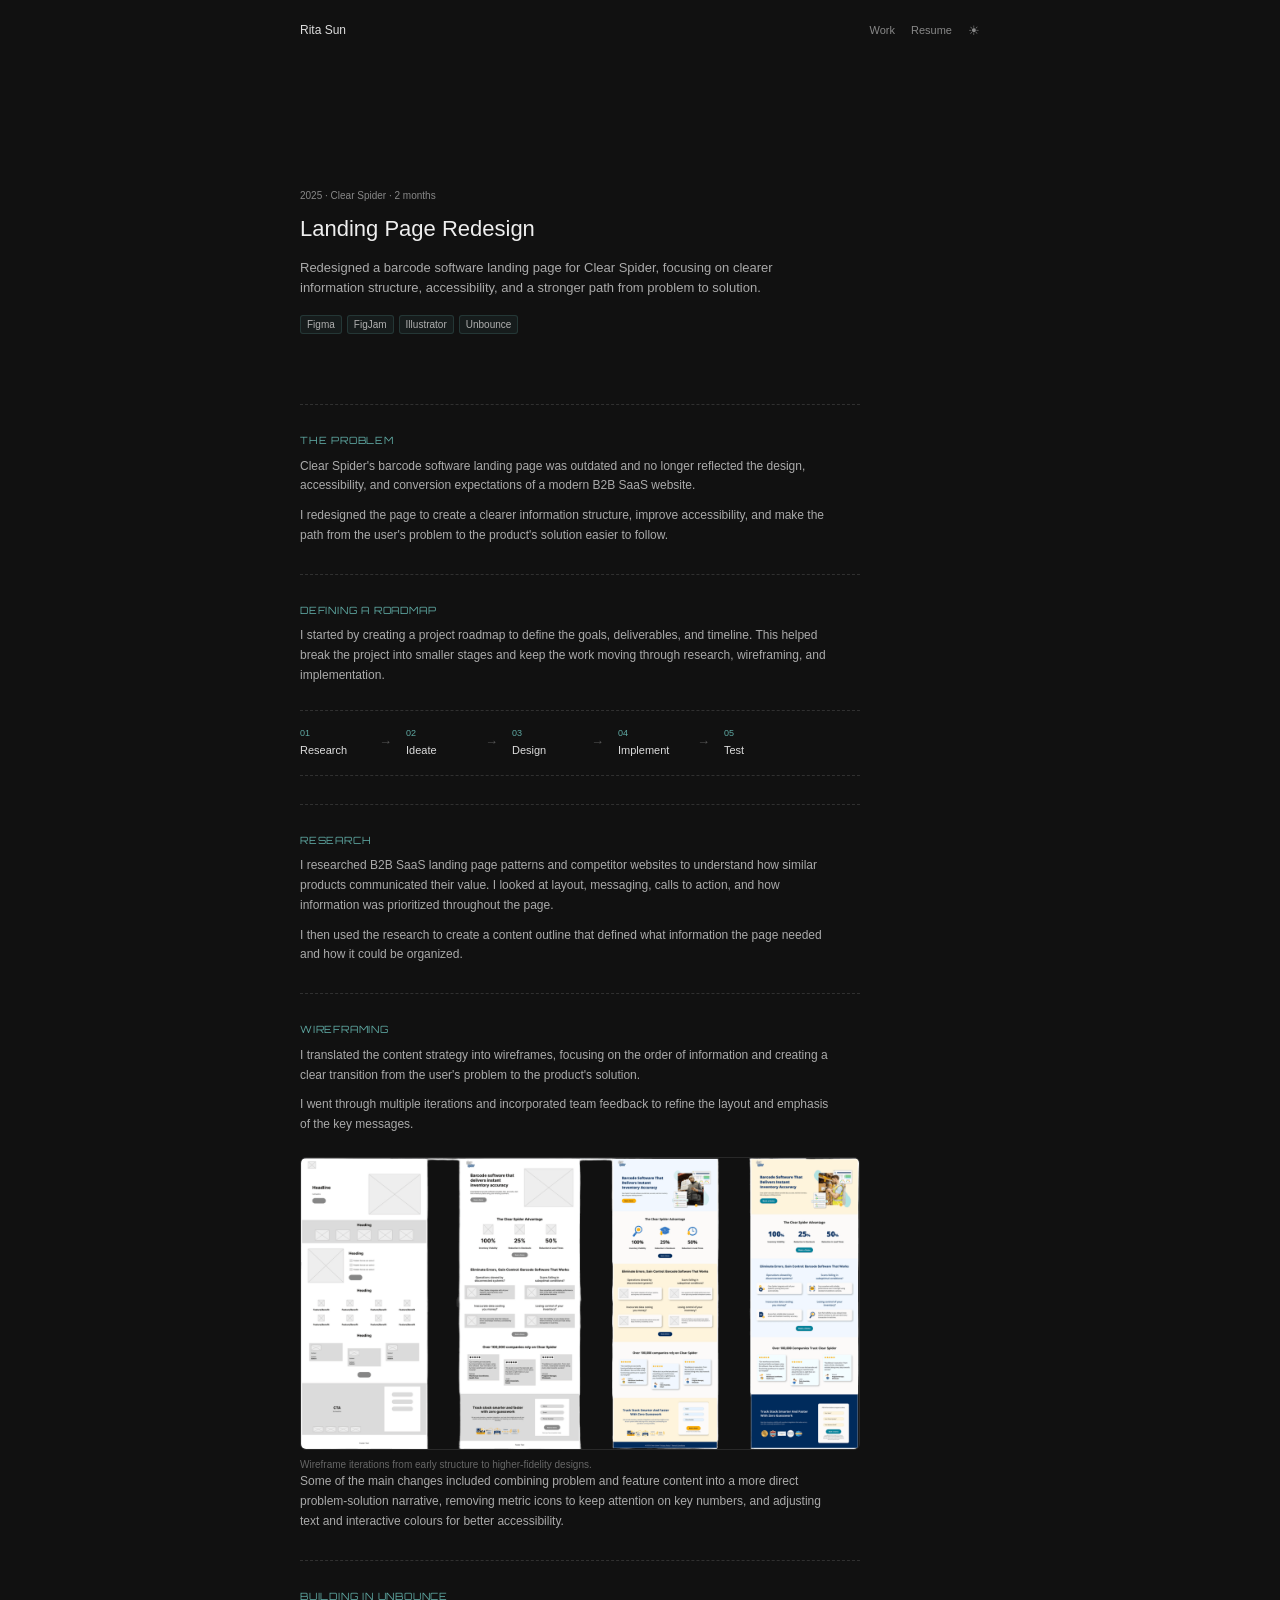
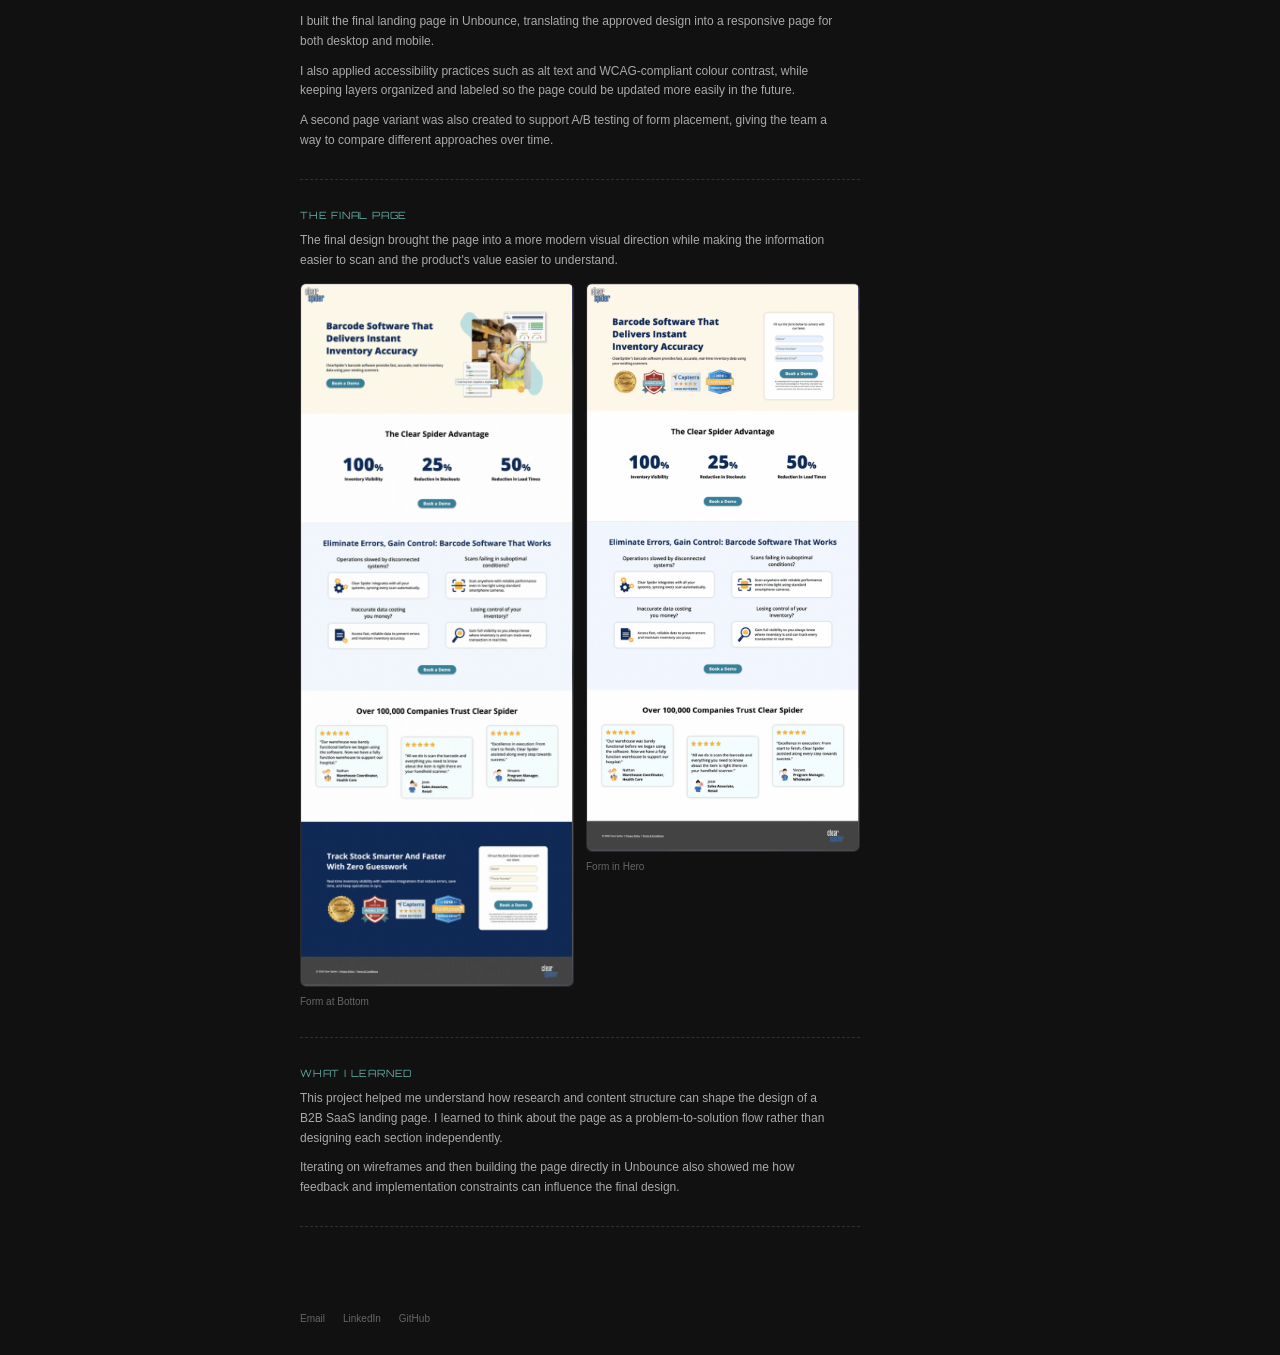
<file: landing-page-redesign.html>
<!DOCTYPE html>
<html lang="en">
<head>
    <meta charset="UTF-8">
    <meta name="viewport" content="width=device-width, initial-scale=1.0">

    <title>Landing Page Redesign · Rita Sun</title>
    <link rel="stylesheet" href="style.css">
    <link rel="icon" type="image/png" href="images/logo.png">
</head>

<body>

    <header class="site-header">

        <a href="index.html" class="logo">
            Rita Sun
        </a>

        <nav>
            <a href="index.html#work">Work</a>
            <a href="resume.html">Resume</a>

            <button class="theme-toggle" id="theme-toggle" type="button" aria-label="Switch theme">
                ☀
            </button>
        </nav>

    </header>


    <main class="project-page">

        <!-- INTRO -->

        <section class="project-intro">

            <p class="project-meta">
                2025 · Clear Spider · 2 months
            </p>

            <h1>Landing Page Redesign</h1>

            <p class="project-summary">
                Redesigned a barcode software landing page for Clear Spider,
                focusing on clearer information structure, accessibility,
                and a stronger path from problem to solution.
            </p>

            <div class="tools">
                <span>Figma</span>
                <span>FigJam</span>
                <span>Illustrator</span>
                <span>Unbounce</span>
            </div>

        </section>


        <section class="project-content">


            <!-- THE PROBLEM -->

            <div class="project-section">

                <div class="section-label">
                    <span>The Problem</span>
                </div>

                <p>
                    Clear Spider's barcode software landing page was outdated
                    and no longer reflected the design, accessibility, and
                    conversion expectations of a modern B2B SaaS website.
                </p>

                <p>
                    I redesigned the page to create a clearer information
                    structure, improve accessibility, and make the path from
                    the user's problem to the product's solution easier to
                    follow.
                </p>

            </div>


            <!-- ROADMAP -->

            <div class="project-section">

                <div class="section-label">
                    <span>Defining a Roadmap</span>
                </div>

                <p>
                    I started by creating a project roadmap to define the
                    goals, deliverables, and timeline. This helped break the
                    project into smaller stages and keep the work moving
                    through research, wireframing, and implementation.
                </p>

                <div class="process-roadmap">

                    <div class="process-step">
                        <span class="process-number">01</span>
                        <span class="process-name">Research</span>
                    </div>

                    <span class="process-arrow">→</span>

                    <div class="process-step">
                        <span class="process-number">02</span>
                        <span class="process-name">Ideate</span>
                    </div>

                    <span class="process-arrow">→</span>

                    <div class="process-step">
                        <span class="process-number">03</span>
                        <span class="process-name">Design</span>
                    </div>

                    <span class="process-arrow">→</span>

                    <div class="process-step">
                        <span class="process-number">04</span>
                        <span class="process-name">Implement</span>
                    </div>

                    <span class="process-arrow">→</span>

                    <div class="process-step">
                        <span class="process-number">05</span>
                        <span class="process-name">Test</span>
                    </div>

                </div>

            </div>


            <!-- RESEARCH -->

            <div class="project-section">

                <div class="section-label">
                    <span>Research</span>
                </div>

                <p>
                    I researched B2B SaaS landing page patterns and competitor
                    websites to understand how similar products communicated
                    their value. I looked at layout, messaging, calls to
                    action, and how information was prioritized throughout
                    the page.
                </p>

                <p>
                    I then used the research to create a content outline that
                    defined what information the page needed and how it could
                    be organized.
                </p>

            </div>


            <!-- WIREFRAMING -->

            <div class="project-section">

                <div class="section-label">
                    <span>Wireframing</span>
                </div>

                <p>
                    I translated the content strategy into wireframes,
                    focusing on the order of information and creating a clear
                    transition from the user's problem to the product's
                    solution.
                </p>

                <p>
                    I went through multiple iterations and incorporated team
                    feedback to refine the layout and emphasis of the key
                    messages.
                </p>

                <figure class="project-image">
                    <img
                        src="images/clear-spider/clear-spider-wireframes.png"
                        alt="Progression of Clear Spider barcode landing page wireframes"
                    >
                    <figcaption>
                        Wireframe iterations from early structure to higher-fidelity designs.
                    </figcaption>
                </figure>

                <p>
                    Some of the main changes included combining problem and
                    feature content into a more direct problem-solution
                    narrative, removing metric icons to keep attention on key
                    numbers, and adjusting text and interactive colours for
                    better accessibility.
                </p>

            </div>


            <!-- UNBOUNCE -->

            <div class="project-section">

                <div class="section-label">
                    <span>Building in Unbounce</span>
                </div>

                <p>
                    I built the final landing page in Unbounce, translating
                    the approved design into a responsive page for both
                    desktop and mobile.
                </p>

                <p>
                    I also applied accessibility practices such as alt text
                    and WCAG-compliant colour contrast, while keeping layers
                    organized and labeled so the page could be updated more
                    easily in the future.
                </p>

                <p>
                    A second page variant was also created to support A/B
                    testing of form placement, giving the team a way to
                    compare different approaches over time.
                </p>

            </div>


            <!-- FINAL DESIGN -->

            <div class="project-section">

                <div class="section-label">
                    <span>The Final Page</span>
                </div>

                <p>
                    The final design brought the page into a more modern visual
                    direction while making the information easier to scan and
                    the product's value easier to understand.
                </p>

                <div class="project-image-grid">

                    <figure class="project-image">
                        <img
                            src="images/clear-spider/clear-spider-final-form-bottom.png"
                            alt="Clear Spider landing page with the form positioned at the bottom"
                        >
                        <figcaption>
                            Form at Bottom
                        </figcaption>
                    </figure>

                    <figure class="project-image">
                        <img
                            src="images/clear-spider/clear-spider-final-form-hero.png"
                            alt="Clear Spider landing page with the form positioned in the hero"
                        >
                        <figcaption>
                            Form in Hero
                        </figcaption>
                    </figure>

                </div>

            </div>


            <!-- WHAT I LEARNED -->

            <div class="project-section">

                <div class="section-label">
                    <span>What I Learned</span>
                </div>

                <p>
                    This project helped me understand how research and content
                    structure can shape the design of a B2B SaaS landing page.
                    I learned to think about the page as a problem-to-solution
                    flow rather than designing each section independently.
                </p>

                <p>
                    Iterating on wireframes and then building the page directly
                    in Unbounce also showed me how feedback and implementation
                    constraints can influence the final design.
                </p>

            </div>

        </section>

    </main>


    <footer>

        <a href="mailto:r89sun@uwaterloo.ca">
            Email
        </a>

        <a
            href="https://www.linkedin.com/in/rita-sun/"
            target="_blank"
            rel="noopener noreferrer"
        >
            LinkedIn
        </a>

        <a
            href="https://github.com/rita-sun"
            target="_blank"
            rel="noopener noreferrer"
        >
            GitHub
        </a>

    </footer>
<script src="script.js"></script>
</body>
</html>
</file>
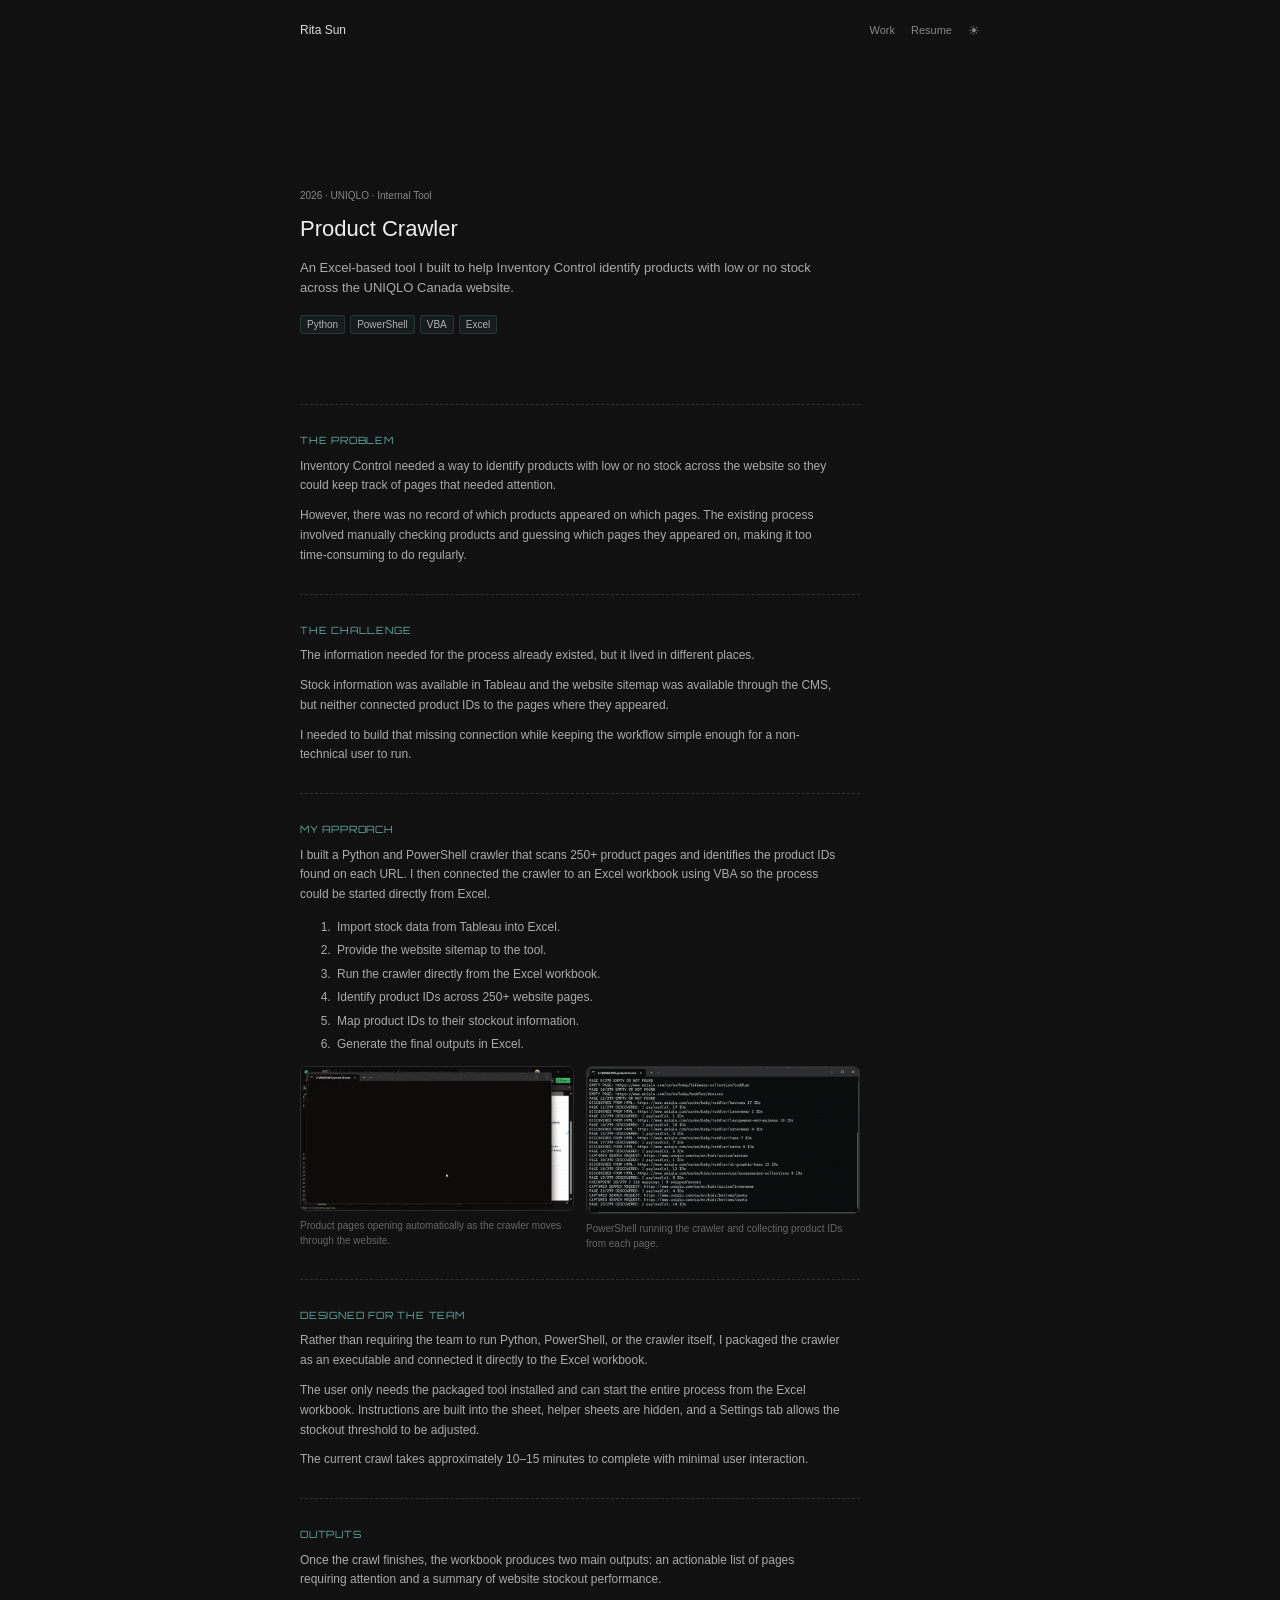
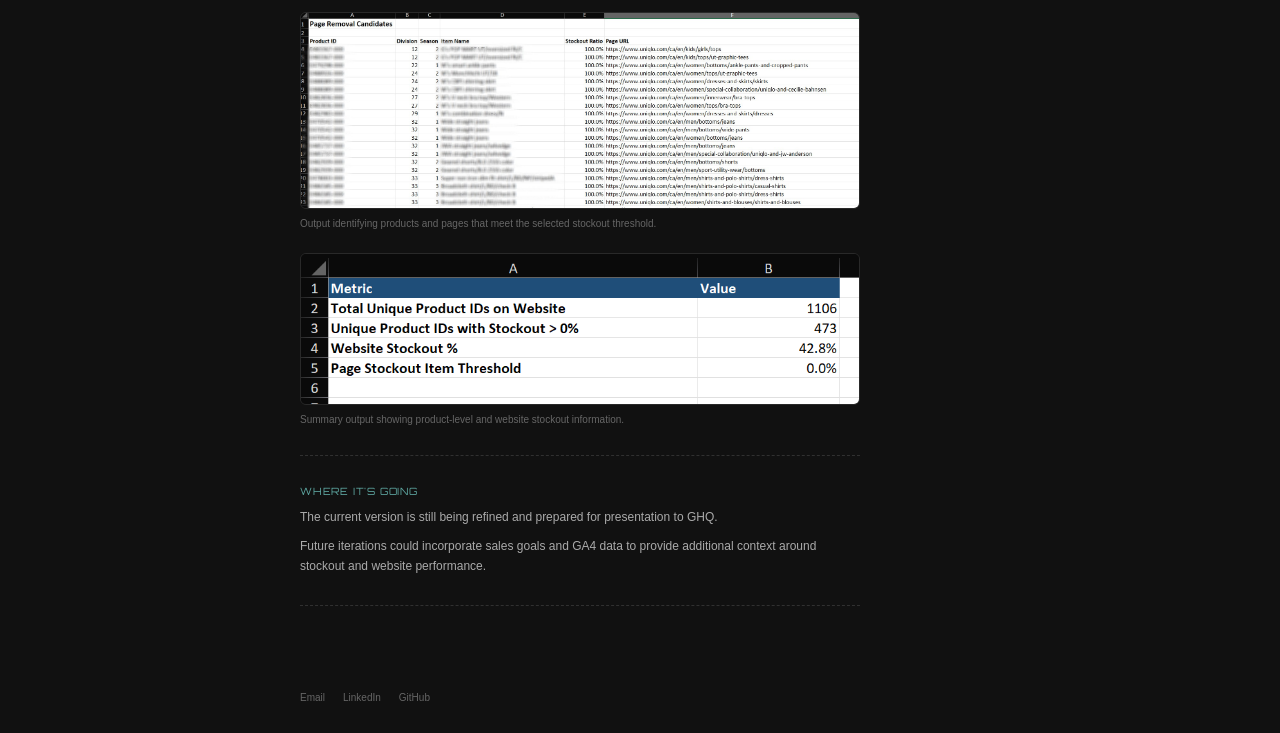
<file: product-crawler.html>
<!DOCTYPE html>
<html lang="en">
<head>
    <meta charset="UTF-8">
    <meta name="viewport" content="width=device-width, initial-scale=1.0">

    <title>Product Crawler · Rita Sun</title>
    <link rel="stylesheet" href="style.css">
    <link rel="icon" type="image/png" href="images/logo.png">
</head>

<body>

    <header class="site-header">

        <a href="index.html" class="logo">
            Rita Sun
        </a>

        <nav>
            <a href="index.html#work">Work</a>
            <a href="resume.html">Resume</a>

            <button class="theme-toggle" id="theme-toggle" type="button" aria-label="Switch theme">
                ☀
            </button>
        </nav>

    </header>


    <main class="project-page">

        <!-- INTRO -->

        <section class="project-intro">

            <p class="project-meta">
                2026 · UNIQLO · Internal Tool
            </p>

            <h1>Product Crawler</h1>

            <p class="project-summary">
                An Excel-based tool I built to help Inventory Control
                identify products with low or no stock across the
                UNIQLO Canada website.
            </p>

            <div class="tools">
                <span>Python</span>
                <span>PowerShell</span>
                <span>VBA</span>
                <span>Excel</span>
            </div>

        </section>


        <section class="project-content">


            <!-- PROBLEM -->

            <div class="project-section">

                <div class="section-label">
                    <span>The Problem</span>
                </div>

                <p>
                    Inventory Control needed a way to identify products
                    with low or no stock across the website so they could
                    keep track of pages that needed attention.
                </p>

                <p>
                    However, there was no record of which products
                    appeared on which pages. The existing process involved
                    manually checking products and guessing which pages
                    they appeared on, making it too time-consuming to do
                    regularly.
                </p>

            </div>


            <!-- CHALLENGE -->

            <div class="project-section">

                <div class="section-label">
                    <span>The Challenge</span>
                </div>

                <p>
                    The information needed for the process already existed,
                    but it lived in different places.
                </p>

                <p>
                    Stock information was available in Tableau and the
                    website sitemap was available through the CMS, but
                    neither connected product IDs to the pages where they
                    appeared.
                </p>

                <p>
                    I needed to build that missing connection while
                    keeping the workflow simple enough for a non-technical
                    user to run.
                </p>

            </div>


            <!-- APPROACH -->

            <div class="project-section">

                <div class="section-label">
                    <span>My Approach</span>
                </div>

                <p>
                    I built a Python and PowerShell crawler that scans
                    250+ product pages and identifies the product IDs
                    found on each URL. I then connected the crawler to
                    an Excel workbook using VBA so the process could be
                    started directly from Excel.
                </p>

                <ol class="project-list">
                    <li>Import stock data from Tableau into Excel.</li>
                    <li>Provide the website sitemap to the tool.</li>
                    <li>Run the crawler directly from the Excel workbook.</li>
                    <li>Identify product IDs across 250+ website pages.</li>
                    <li>Map product IDs to their stockout information.</li>
                    <li>Generate the final outputs in Excel.</li>
                </ol>

                <div class="project-image-grid">

                    <figure class="project-image">
                        <img
                            src="images/uniqlo/crawler-01.gif"
                            alt="UNIQLO product pages opening automatically during the crawl"
                        >
                        <figcaption>
                            Product pages opening automatically as the crawler moves through the website.
                        </figcaption>
                    </figure>

                    <figure class="project-image">
                        <img
                            src="images/uniqlo/crawler-02.gif"
                            alt="PowerShell running the website crawler"
                        >
                        <figcaption>
                            PowerShell running the crawler and collecting product IDs from each page.
                        </figcaption>
                    </figure>

                </div>

            </div>


            <!-- USABILITY -->

            <div class="project-section">

                <div class="section-label">
                    <span>Designed for the Team</span>
                </div>

                <p>
                    Rather than requiring the team to run Python,
                    PowerShell, or the crawler itself, I packaged the
                    crawler as an executable and connected it directly
                    to the Excel workbook.
                </p>

                <p>
                    The user only needs the packaged tool installed and
                    can start the entire process from the Excel workbook.
                    Instructions are built into the sheet, helper sheets
                    are hidden, and a Settings tab allows the stockout
                    threshold to be adjusted.
                </p>

                <p>
                    The current crawl takes approximately 10–15 minutes
                    to complete with minimal user interaction.
                </p>

            </div>


            <!-- OUTPUTS -->

            <div class="project-section">

                <div class="section-label">
                    <span>Outputs</span>
                </div>

                <p>
                    Once the crawl finishes, the workbook produces two
                    main outputs: an actionable list of pages requiring
                    attention and a summary of website stockout
                    performance.
                </p>

                <figure class="project-image">
                    <img
                        src="images/uniqlo/products-to-remove.jpg"
                        alt="Excel output showing products and pages requiring attention"
                    >
                    <figcaption>
                        Output identifying products and pages that meet
                        the selected stockout threshold.
                    </figcaption>
                </figure>

                <figure class="project-image">
                    <img
                        src="images/uniqlo/summary-output.png"
                        alt="Excel summary of website stockout performance"
                    >
                    <figcaption>
                        Summary output showing product-level and website
                        stockout information.
                    </figcaption>
                </figure>

            </div>


            <!-- STATUS -->

            <div class="project-section">

                <div class="section-label">
                    <span>Where It's Going</span>
                </div>

                <p>
                    The current version is still being refined and
                    prepared for presentation to GHQ.
                </p>

                <p>
                    Future iterations could incorporate sales goals and
                    GA4 data to provide additional context around
                    stockout and website performance.
                </p>

            </div>


        </section>

    </main>


    <footer>

        <a href="mailto:r89sun@uwaterloo.ca">
            Email
        </a>

        <a
            href="https://www.linkedin.com/in/rita-sun/"
            target="_blank"
            rel="noopener noreferrer"
        >
            LinkedIn
        </a>

        <a
            href="https://github.com/rita-sun/"
            target="_blank"
            rel="noopener noreferrer"
        >
            GitHub
        </a>

    </footer>
<script src="script.js"></script>
</body>
</html>
</file>
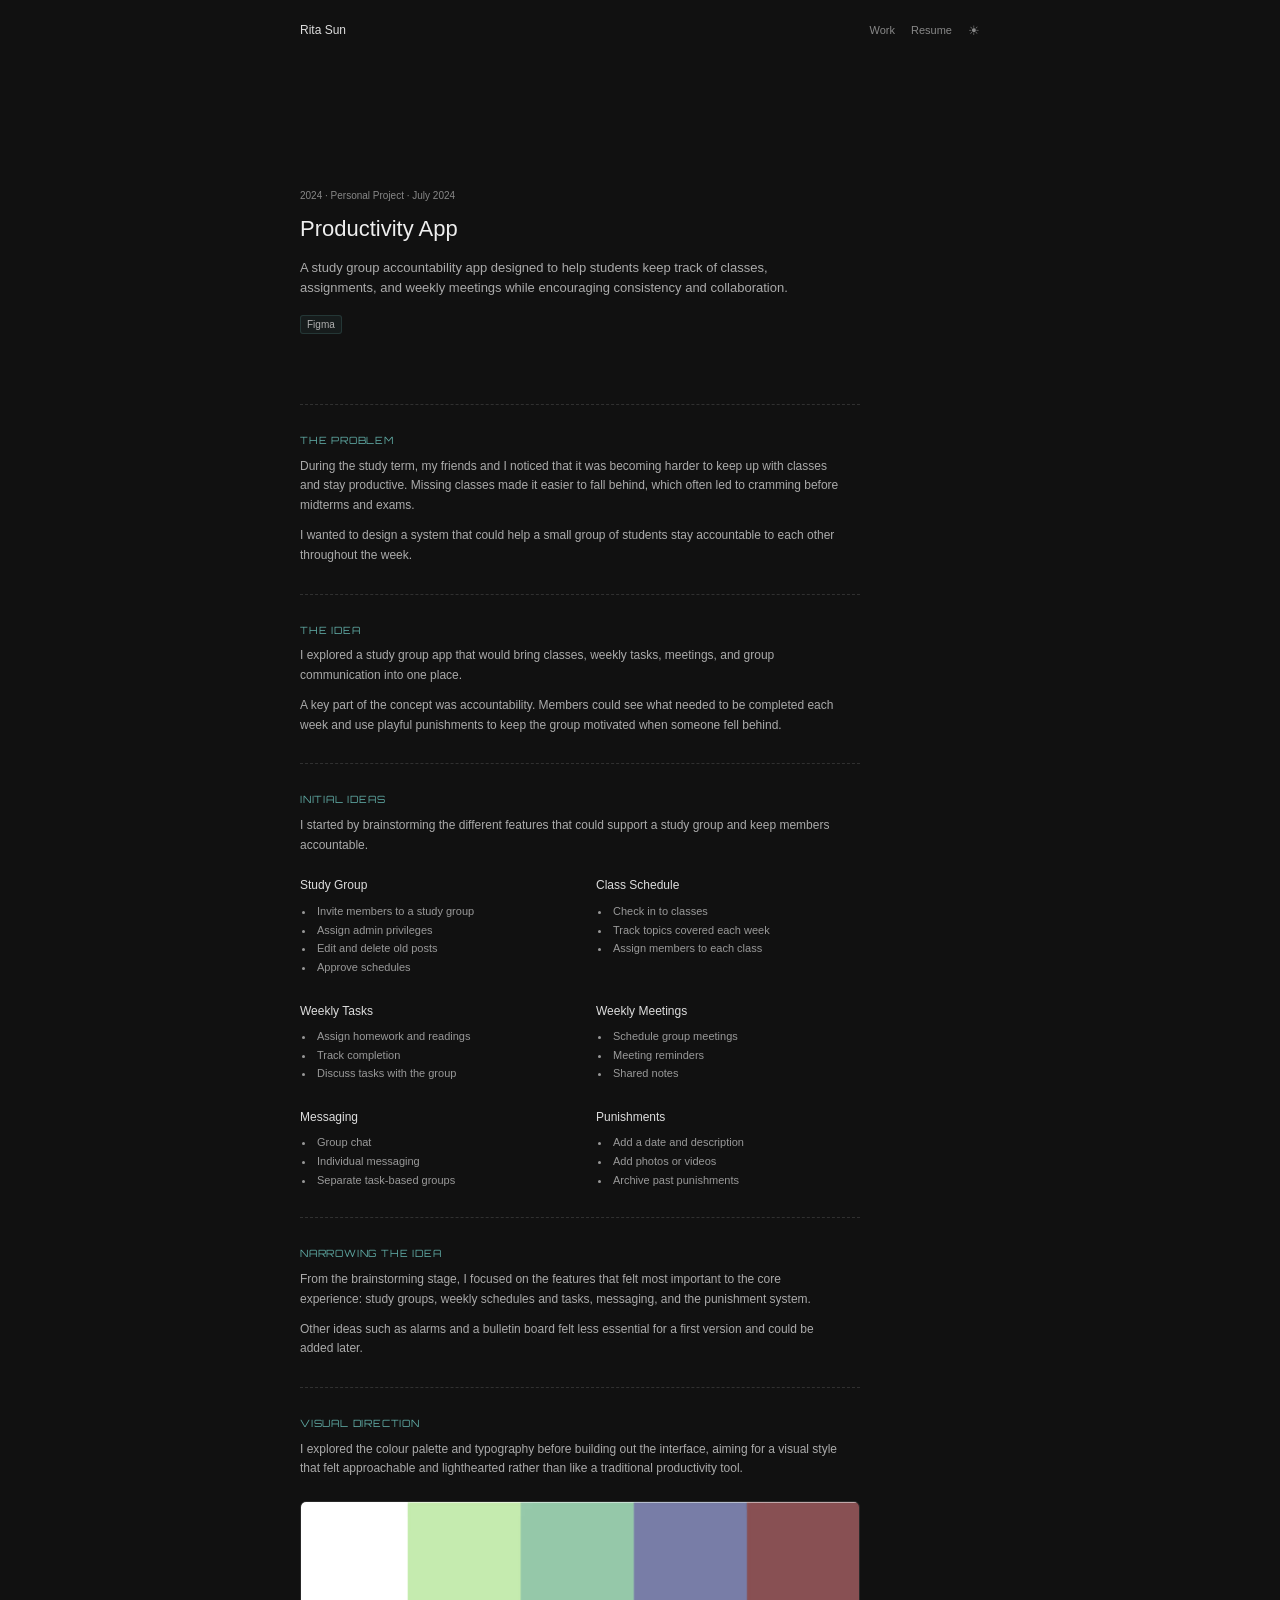
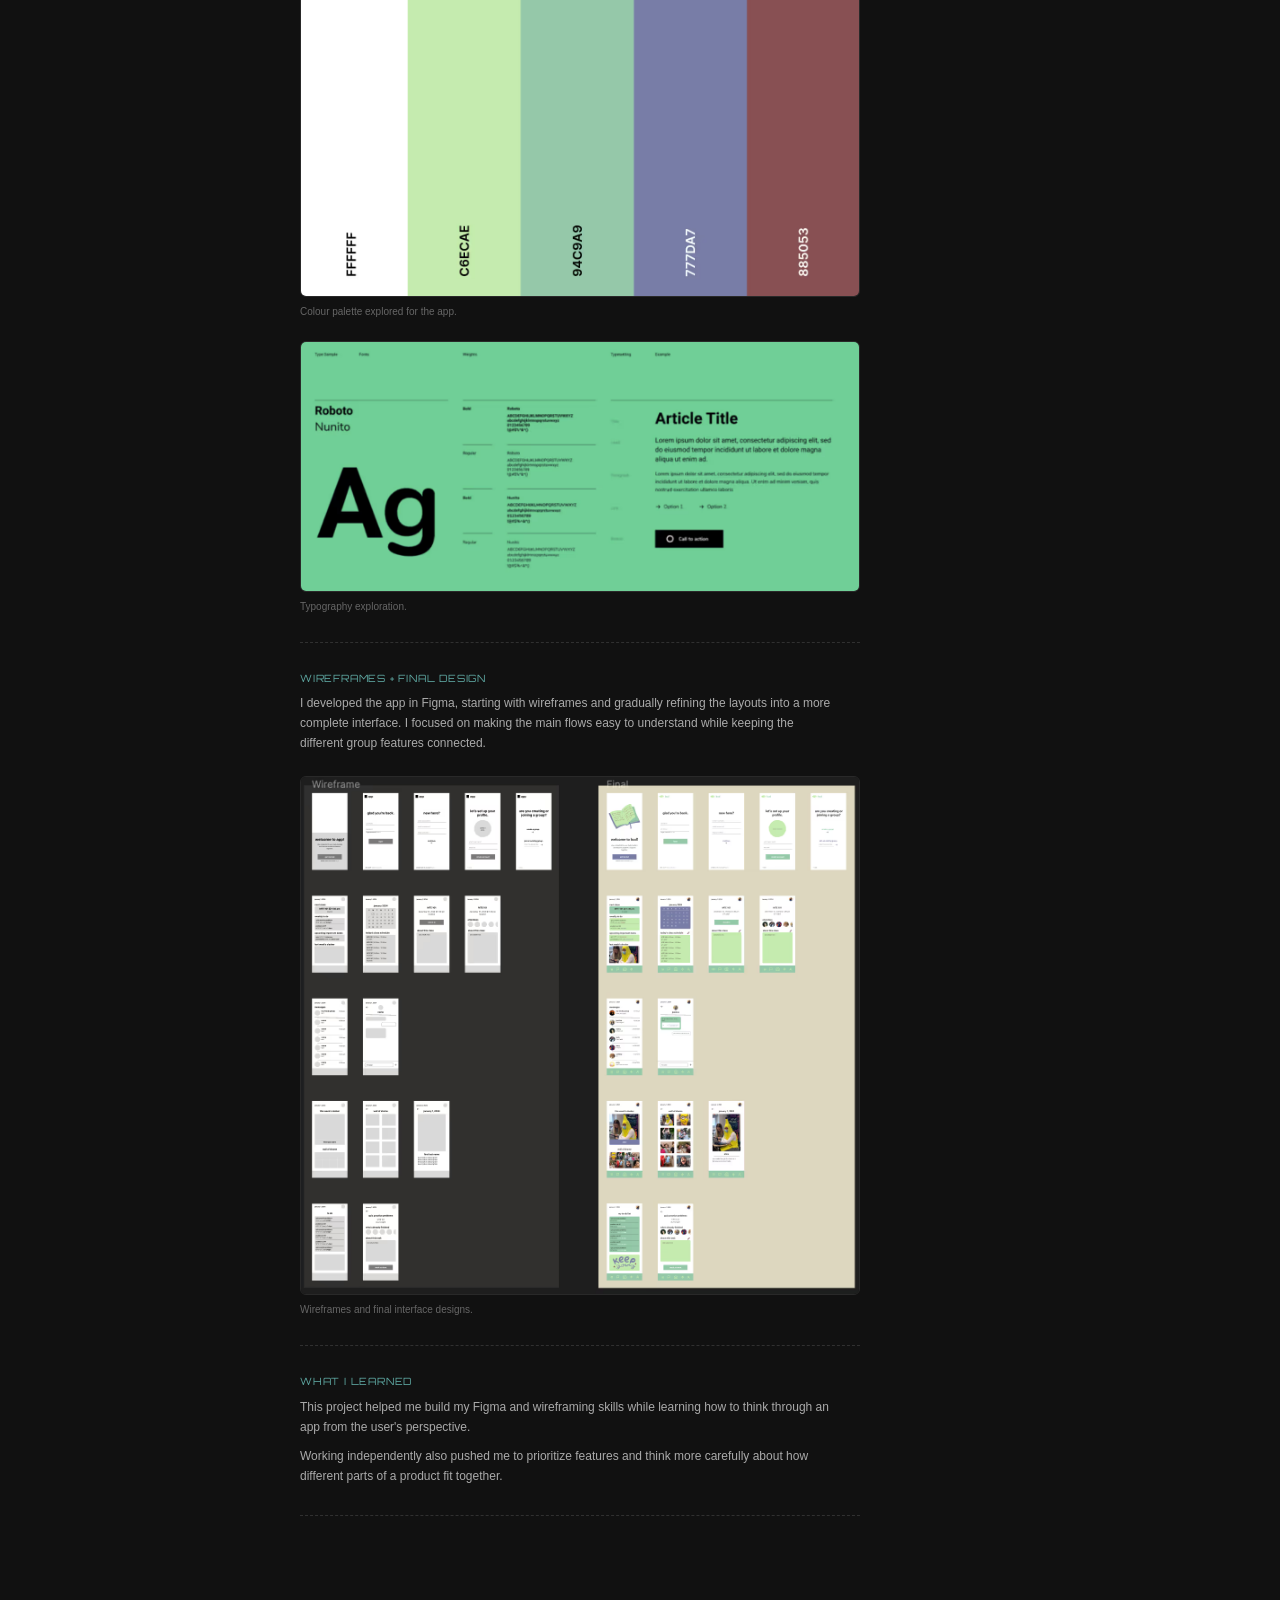
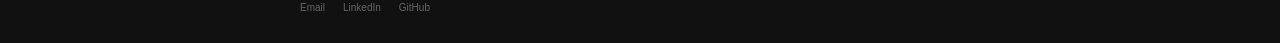
<file: productivity-app.html>
<!DOCTYPE html>
<html lang="en">
<head>
    <meta charset="UTF-8">
    <meta name="viewport" content="width=device-width, initial-scale=1.0">

    <title>Productivity App · Rita Sun</title>
    <link rel="stylesheet" href="style.css">
    <link rel="icon" type="image/png" href="images/logo.png">
</head>

<body>

    <header class="site-header">

        <a href="index.html" class="logo">
            Rita Sun
        </a>

        <nav>
            <a href="index.html#work">Work</a>
            <a href="resume.html">Resume</a>

            <button class="theme-toggle" id="theme-toggle" type="button" aria-label="Switch theme">
                ☀
            </button>
        </nav>

    </header>


    <main class="project-page">

        <!-- INTRO -->

        <section class="project-intro">

            <p class="project-meta">
                2024 · Personal Project · July 2024
            </p>

            <h1>Productivity App</h1>

            <p class="project-summary">
                A study group accountability app designed to help students
                keep track of classes, assignments, and weekly meetings while
                encouraging consistency and collaboration.
            </p>

            <div class="tools">
                <span>Figma</span>
            </div>

        </section>


        <section class="project-content">


            <!-- THE PROBLEM -->

            <div class="project-section">

                <div class="section-label">
                    <span>The Problem</span>
                </div>

                <p>
                    During the study term, my friends and I noticed that it
                    was becoming harder to keep up with classes and stay
                    productive. Missing classes made it easier to fall behind,
                    which often led to cramming before midterms and exams.
                </p>

                <p>
                    I wanted to design a system that could help a small group
                    of students stay accountable to each other throughout
                    the week.
                </p>

            </div>


            <!-- THE IDEA -->

            <div class="project-section">

                <div class="section-label">
                    <span>The Idea</span>
                </div>

                <p>
                    I explored a study group app that would bring classes,
                    weekly tasks, meetings, and group communication into one
                    place.
                </p>

                <p>
                    A key part of the concept was accountability. Members
                    could see what needed to be completed each week and use
                    playful punishments to keep the group motivated when
                    someone fell behind.
                </p>

            </div>


            <!-- INITIAL IDEAS -->

            <div class="project-section">

                <div class="section-label">
                    <span>Initial Ideas</span>
                </div>

                <p>
                    I started by brainstorming the different features that
                    could support a study group and keep members accountable.
                </p>

                <div class="idea-grid">

                    <div class="idea-group">

                        <h3>Study Group</h3>

                        <ul>
                            <li>Invite members to a study group</li>
                            <li>Assign admin privileges</li>
                            <li>Edit and delete old posts</li>
                            <li>Approve schedules</li>
                        </ul>

                    </div>


                    <div class="idea-group">

                        <h3>Class Schedule</h3>

                        <ul>
                            <li>Check in to classes</li>
                            <li>Track topics covered each week</li>
                            <li>Assign members to each class</li>
                        </ul>

                    </div>


                    <div class="idea-group">

                        <h3>Weekly Tasks</h3>

                        <ul>
                            <li>Assign homework and readings</li>
                            <li>Track completion</li>
                            <li>Discuss tasks with the group</li>
                        </ul>

                    </div>


                    <div class="idea-group">

                        <h3>Weekly Meetings</h3>

                        <ul>
                            <li>Schedule group meetings</li>
                            <li>Meeting reminders</li>
                            <li>Shared notes</li>
                        </ul>

                    </div>


                    <div class="idea-group">

                        <h3>Messaging</h3>

                        <ul>
                            <li>Group chat</li>
                            <li>Individual messaging</li>
                            <li>Separate task-based groups</li>
                        </ul>

                    </div>


                    <div class="idea-group">

                        <h3>Punishments</h3>

                        <ul>
                            <li>Add a date and description</li>
                            <li>Add photos or videos</li>
                            <li>Archive past punishments</li>
                        </ul>

                    </div>

                </div>

            </div>


            <!-- NARROWING THE IDEA -->

            <div class="project-section">

                <div class="section-label">
                    <span>Narrowing the Idea</span>
                </div>

                <p>
                    From the brainstorming stage, I focused on the features
                    that felt most important to the core experience:
                    study groups, weekly schedules and tasks, messaging,
                    and the punishment system.
                </p>

                <p>
                    Other ideas such as alarms and a bulletin board felt less
                    essential for a first version and could be added later.
                </p>

            </div>


            <!-- VISUAL DIRECTION -->

            <div class="project-section">

                <div class="section-label">
                    <span>Visual Direction</span>
                </div>

                <p>
                    I explored the colour palette and typography before
                    building out the interface, aiming for a visual style that
                    felt approachable and lighthearted rather than like a
                    traditional productivity tool.
                </p>


                <figure class="project-image">
                    <img
                        src="images/bud/colour-scheme.avif"
                        alt="Colour palette for the Bud productivity app"
                    >
                    <figcaption>
                        Colour palette explored for the app.
                    </figcaption>
                </figure>


                <figure class="project-image">
                    <img
                        src="images/bud/typography.avif"
                        alt="Typography exploration for the Bud productivity app"
                    >
                    <figcaption>
                        Typography exploration.
                    </figcaption>
                </figure>

            </div>


            <!-- WIREFRAMES + FINAL DESIGN -->

            <div class="project-section">

                <div class="section-label">
                    <span>Wireframes + Final Design</span>
                </div>

                <p>
                    I developed the app in Figma, starting with wireframes and
                    gradually refining the layouts into a more complete
                    interface. I focused on making the main flows easy to
                    understand while keeping the different group features
                    connected.
                </p>


                <figure class="project-image">
                    <img
                        src="images/bud/wireframes-final-design.avif"
                        alt="Wireframes and final interface designs for the Bud productivity app"
                    >
                    <figcaption>
                        Wireframes and final interface designs.
                    </figcaption>
                </figure>

            </div>


            <!-- WHAT I LEARNED -->

            <div class="project-section">

                <div class="section-label">
                    <span>What I Learned</span>
                </div>

                <p>
                    This project helped me build my Figma and wireframing
                    skills while learning how to think through an app from
                    the user's perspective.
                </p>

                <p>
                    Working independently also pushed me to prioritize
                    features and think more carefully about how different
                    parts of a product fit together.
                </p>

            </div>

        </section>

    </main>


    <footer>

        <a href="mailto:r89sun@uwaterloo.ca">
            Email
        </a>

        <a
            href="https://www.linkedin.com/in/rita-sun/"
            target="_blank"
            rel="noopener noreferrer"
        >
            LinkedIn
        </a>

        <a
            href="https://github.com/rita-sun"
            target="_blank"
            rel="noopener noreferrer"
        >
            GitHub
        </a>

    </footer>
<script src="script.js"></script>
</body>
</html>
</file>
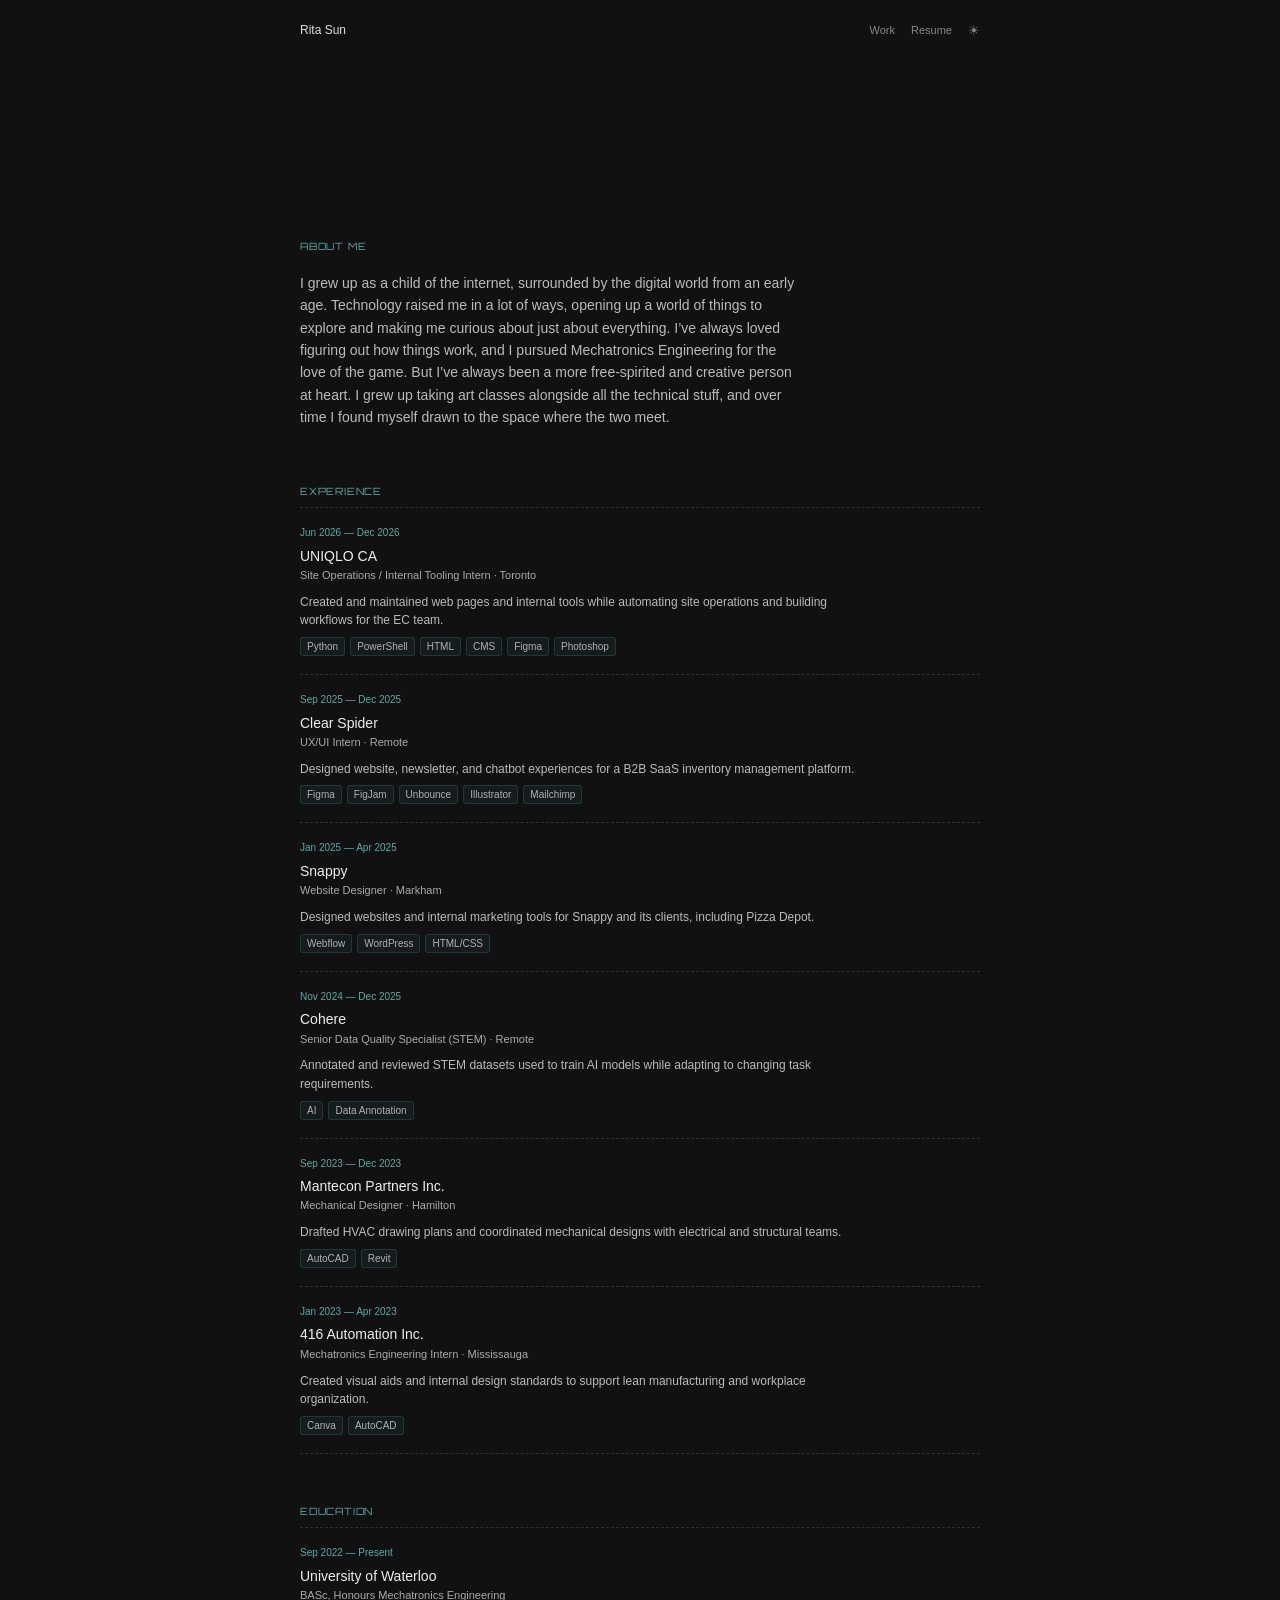
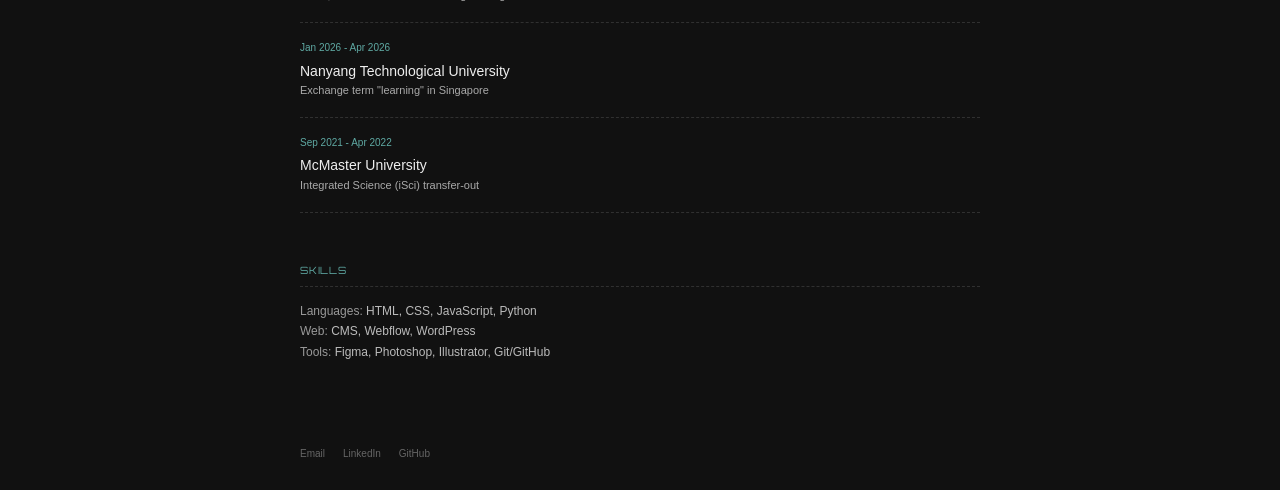
<file: resume.html>
<!DOCTYPE html>
<html lang="en">
<head>
    <meta charset="UTF-8">
    <meta name="viewport" content="width=device-width, initial-scale=1.0">

    <title>Resume · Rita Sun</title>
    <link rel="stylesheet" href="style.css">
    <link rel="icon" type="image/png" href="images/logo.png">
</head>

<body>

    <header class="site-header">
        <a href="index.html" class="logo">Rita Sun</a>

        <nav>
            <a href="index.html#work">Work</a>
            <a href="resume.html">Resume</a>

            <button class="theme-toggle" id="theme-toggle" type="button" aria-label="Switch theme">
                ☀
            </button>
        </nav>

    </header>


    <main>

        <!-- INTRO -->

        <section class="resume-intro">

            <div class="section-label">
                <span>About Me</span>
            </div>

            <p class="resume-about">
                I grew up as a child of the internet, surrounded by the digital 
                world from an early age. Technology raised me in a lot of ways, 
                opening up a world of things to explore and making me curious about 
                just about everything.

                I’ve always loved figuring out how things work, and I pursued 
                Mechatronics Engineering for the love of the game. But I’ve always 
                been a more free-spirited and creative person at heart. I grew up 
                taking art classes alongside all the technical stuff, and over time 
                I found myself drawn to the space where the two meet.
            </p>

        </section>


        <!-- EXPERIENCE -->

        <section class="resume-section">

            <div class="section-label">
                <span>Experience</span>
            </div>


            <div class="resume-entry">

                <div class="resume-date">
                    Jun 2026 — Dec 2026
                </div>

                <h2>UNIQLO CA</h2>

                <p class="resume-role">
                    Site Operations / Internal Tooling Intern · Toronto
                </p>

                <p class="resume-description">
                    Created and maintained web pages and internal tools while
                    automating site operations and building workflows for the
                    EC team.
                </p>

                <div class="tools">
                    <span>Python</span>
                    <span>PowerShell</span>
                    <span>HTML</span>
                    <span>CMS</span>
                    <span>Figma</span>
                    <span>Photoshop</span>
                </div>

            </div>


            <div class="resume-entry">

                <div class="resume-date">
                    Sep 2025 — Dec 2025
                </div>

                <h2>Clear Spider</h2>

                <p class="resume-role">
                    UX/UI Intern · Remote
                </p>

                <p class="resume-description">
                    Designed website, newsletter, and chatbot experiences for
                    a B2B SaaS inventory management platform.
                </p>

                <div class="tools">
                    <span>Figma</span>
                    <span>FigJam</span>
                    <span>Unbounce</span>
                    <span>Illustrator</span>
                    <span>Mailchimp</span>
                </div>

            </div>


            <div class="resume-entry">

                <div class="resume-date">
                    Jan 2025 — Apr 2025
                </div>

                <h2>Snappy</h2>

                <p class="resume-role">
                    Website Designer · Markham
                </p>

                <p class="resume-description">
                    Designed websites and internal marketing tools for Snappy
                    and its clients, including Pizza Depot.
                </p>

                <div class="tools">
                    <span>Webflow</span>
                    <span>WordPress</span>
                    <span>HTML/CSS</span>
                </div>

            </div>


            <div class="resume-entry">

                <div class="resume-date">
                    Nov 2024 — Dec 2025
                </div>

                <h2>Cohere</h2>

                <p class="resume-role">
                    Senior Data Quality Specialist (STEM) · Remote
                </p>

                <p class="resume-description">
                    Annotated and reviewed STEM datasets used to train AI
                    models while adapting to changing task requirements.
                </p>

                <div class="tools">
                    <span>AI</span>
                    <span>Data Annotation</span>
                </div>

            </div>


            <div class="resume-entry">

                <div class="resume-date">
                    Sep 2023 — Dec 2023
                </div>

                <h2>Mantecon Partners Inc.</h2>

                <p class="resume-role">
                    Mechanical Designer · Hamilton
                </p>

                <p class="resume-description">
                    Drafted HVAC drawing plans and coordinated mechanical
                    designs with electrical and structural teams.
                </p>

                <div class="tools">
                    <span>AutoCAD</span>
                    <span>Revit</span>
                </div>

            </div>


            <div class="resume-entry">

                <div class="resume-date">
                    Jan 2023 — Apr 2023
                </div>

                <h2>416 Automation Inc.</h2>

                <p class="resume-role">
                    Mechatronics Engineering Intern · Mississauga
                </p>

                <p class="resume-description">
                    Created visual aids and internal design standards to
                    support lean manufacturing and workplace organization.
                </p>

                <div class="tools">
                    <span>Canva</span>
                    <span>AutoCAD</span>
                </div>

            </div>

        </section>


        <!-- EDUCATION -->

        <section class="resume-section">

            <div class="section-label">
                <span>Education</span>
            </div>

            <div class="resume-entry">

                <div class="resume-date">
                    Sep 2022 — Present
                </div>

                <h2>University of Waterloo</h2>

                <p class="resume-role">
                    BASc, Honours Mechatronics Engineering
                </p>

            </div>

            <div class="resume-entry">

                <div class="resume-date">
                    Jan 2026 - Apr 2026
                </div>

                <h2>Nanyang Technological University</h2>

                <p class="resume-role">
                    Exchange term "learning" in Singapore
                </p>

            </div>

            <div class="resume-entry">

                <div class="resume-date">
                    Sep 2021 - Apr 2022
                </div>

                <h2>McMaster University</h2>

                <p class="resume-role">
                    Integrated Science (iSci) transfer-out
                </p>

            </div>

        </section>


        <!-- SKILLS -->

        <section class="resume-section">

            <div class="section-label">
                <span>Skills</span>
            </div>

            <div class="resume-skills">

                <p>
                    <span>Languages:</span>
                    HTML, CSS, JavaScript, Python
                </p>

                <p>
                    <span>Web:</span>
                    CMS, Webflow, WordPress
                </p>

                <p>
                    <span>Tools:</span>
                    Figma, Photoshop, Illustrator, Git/GitHub
                </p>

            </div>

        </section>

    </main>


    <footer>
        <a href="mailto:r89sun@uwaterloo.ca">Email</a>

        <a
            href="https://www.linkedin.com/in/rita-sun/"
            target="_blank"
            rel="noopener noreferrer"
        >
            LinkedIn
        </a>

        <a
            href="https://github.com/rita-sun"
            target="_blank"
            rel="noopener noreferrer"
        >
            GitHub
        </a>
    </footer>
<script src="script.js"></script>
</body>
</html>
</file>
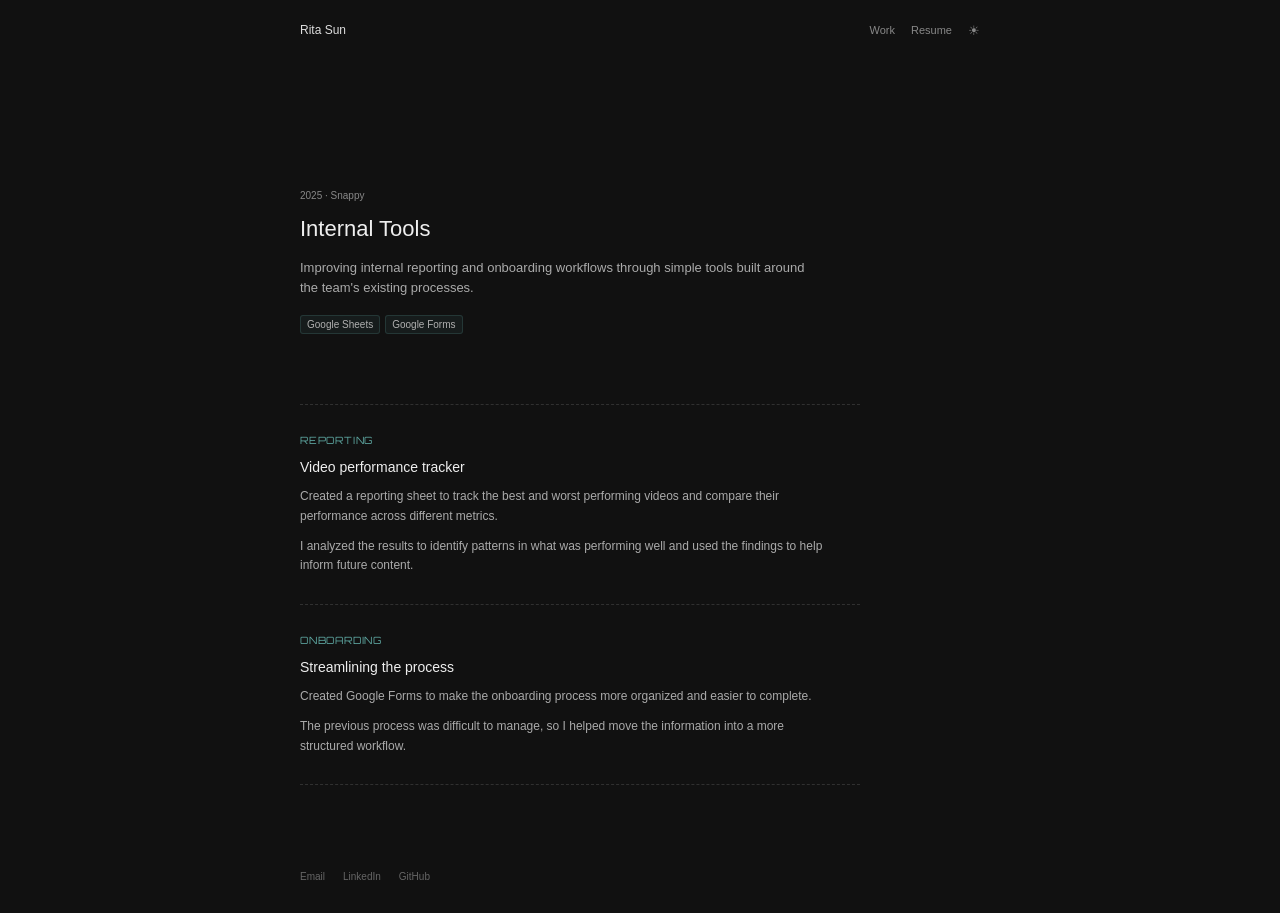
<file: snappy-internal-tools.html>
<!DOCTYPE html>
<html lang="en">
<head>
    <meta charset="UTF-8">
    <meta name="viewport" content="width=device-width, initial-scale=1.0">

    <title>Internal Tools · Rita Sun</title>
    <link rel="stylesheet" href="style.css">
    <link rel="icon" type="image/png" href="images/logo.png">
</head>

<body>

    <header class="site-header">

        <a href="index.html" class="logo">
            Rita Sun
        </a>

       <nav>
            <a href="index.html#work">Work</a>
            <a href="resume.html">Resume</a>

            <button class="theme-toggle" id="theme-toggle" type="button" aria-label="Switch theme">
                ☀
            </button>
        </nav>

    </header>


    <main class="project-page">

        <!-- PROJECT INTRO -->

        <section class="project-intro">

            <p class="project-meta">
                2025 · Snappy
            </p>

            <h1>Internal Tools</h1>

            <p class="project-summary">
                Improving internal reporting and onboarding workflows through
                simple tools built around the team's existing processes.
            </p>

            <div class="tools">
                <span>Google Sheets</span>
                <span>Google Forms</span>
            </div>

        </section>


        <!-- PROJECT -->

        <section class="project-content">

            <div class="project-section">

                <div class="section-label">
                    <span>Reporting</span>
                </div>

                <h2>Video performance tracker</h2>

                <p>
                    Created a reporting sheet to track the best and worst
                    performing videos and compare their performance across
                    different metrics.
                </p>

                <p>
                    I analyzed the results to identify patterns in what was
                    performing well and used the findings to help inform
                    future content.
                </p>

            </div>


            <div class="project-section">

                <div class="section-label">
                    <span>Onboarding</span>
                </div>

                <h2>Streamlining the process</h2>

                <p>
                    Created Google Forms to make the onboarding process more
                    organized and easier to complete.
                </p>

                <p>
                    The previous process was difficult to manage, so I helped
                    move the information into a more structured workflow.
                </p>

            </div>

        </section>

    </main>


    <footer>

        <a href="mailto:r89sun@uwaterloo.ca">
            Email
        </a>

        <a
            href="https://www.linkedin.com/in/rita-sun/"
            target="_blank"
            rel="noopener noreferrer"
        >
            LinkedIn
        </a>

        <a
            href="https://github.com/rita-sun"
            target="_blank"
            rel="noopener noreferrer"
        >
            GitHub
        </a>

    </footer>
<script src="script.js"></script>
</body>
</html>
</file>
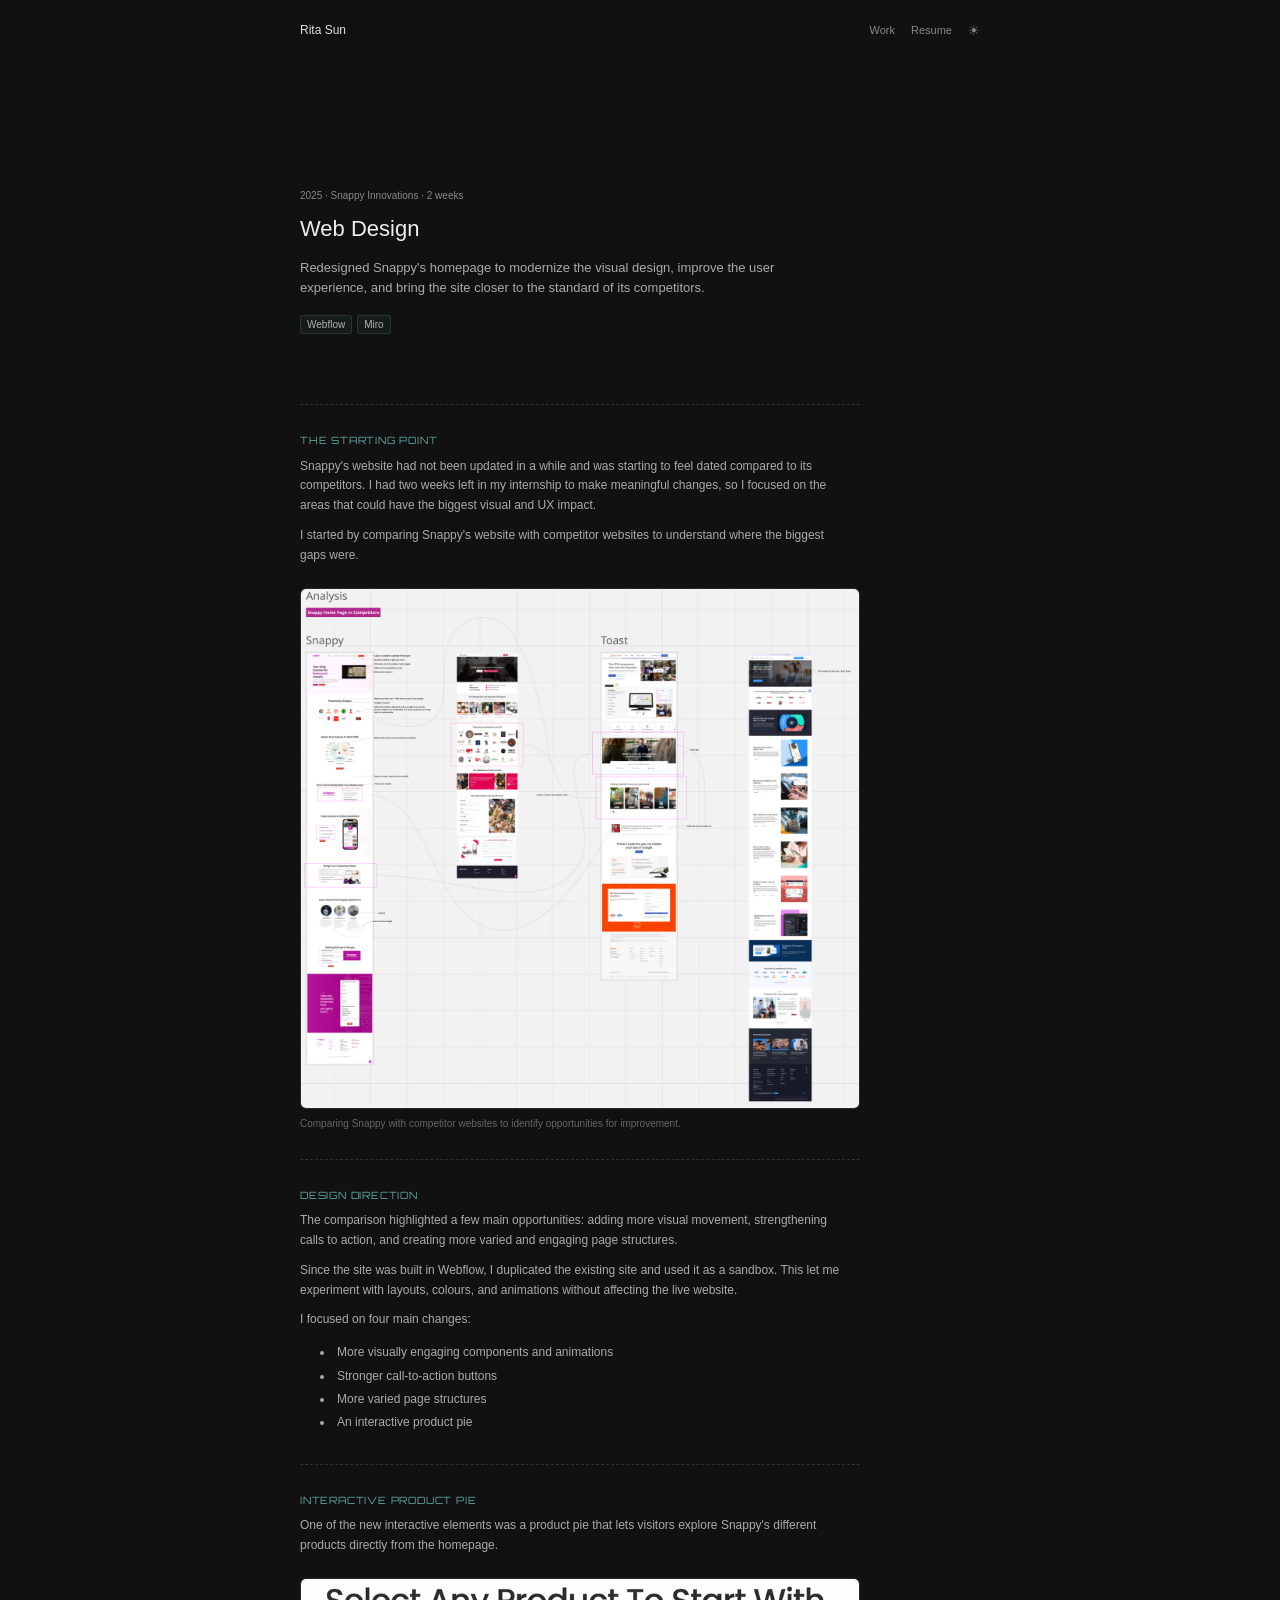
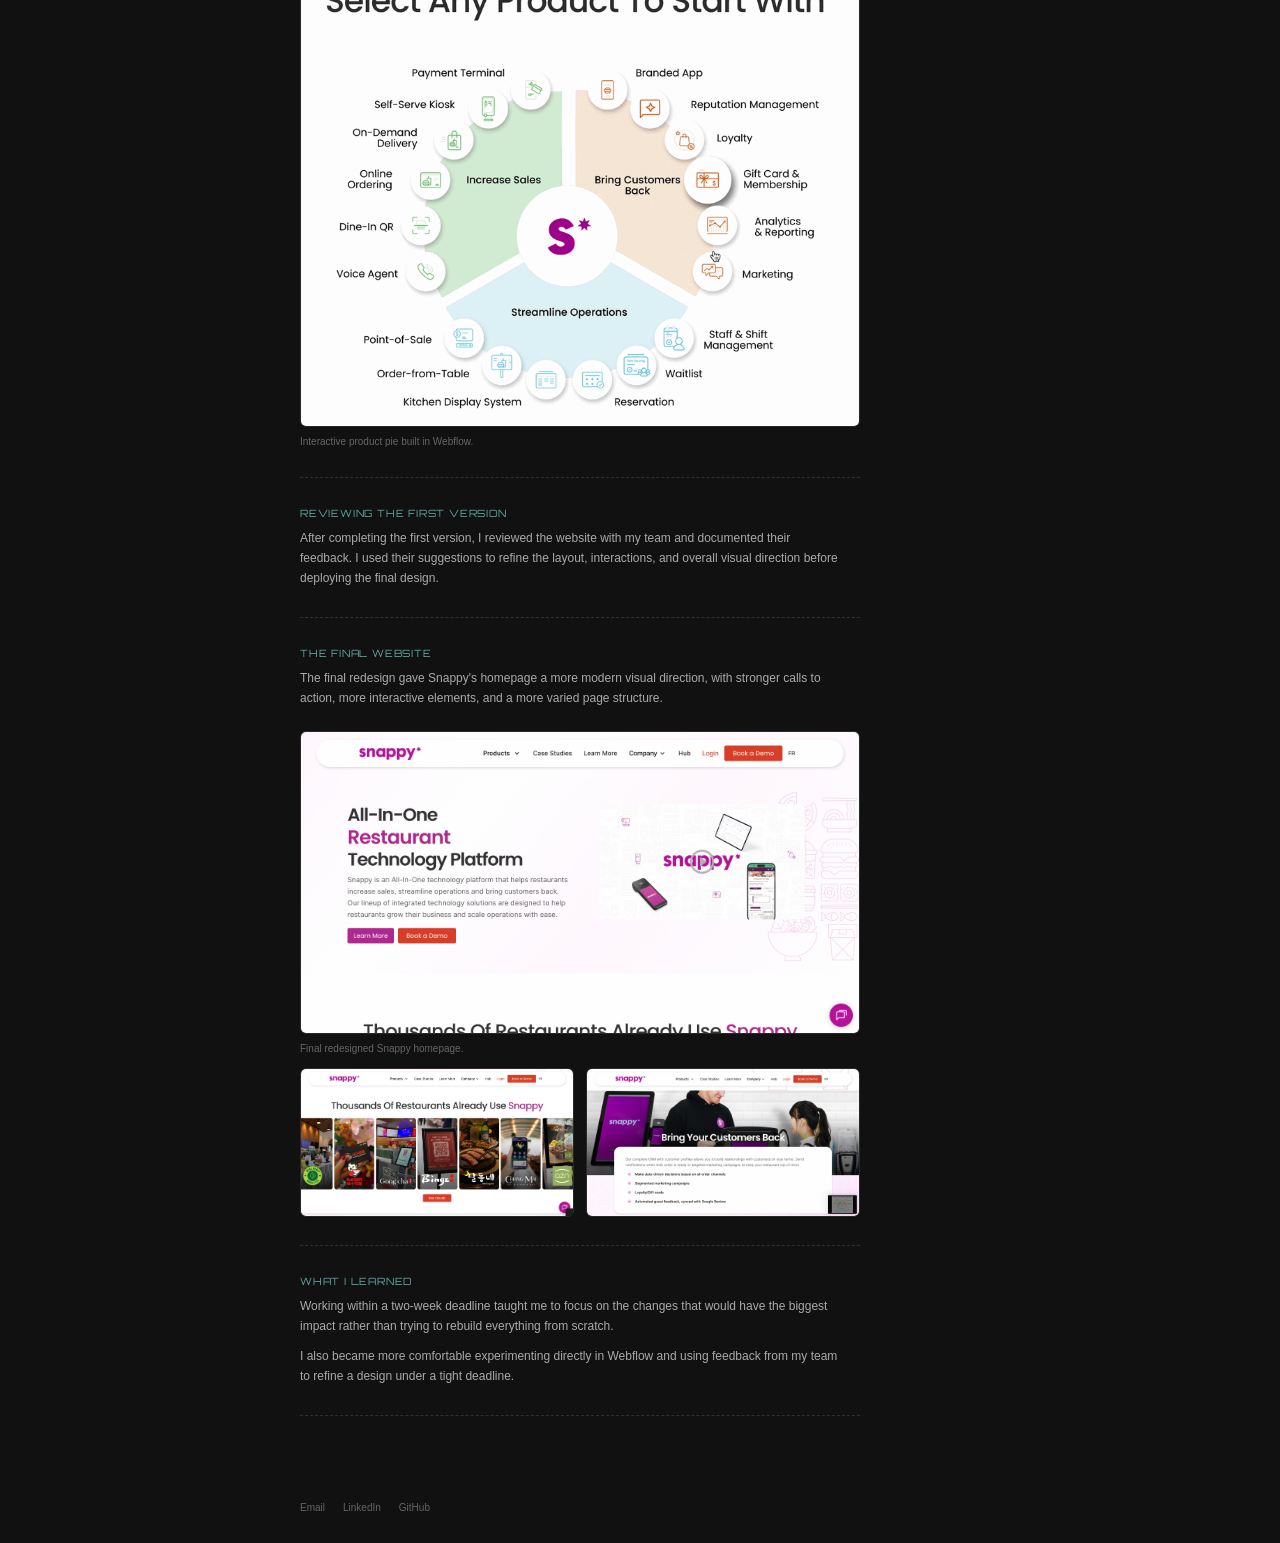
<file: snappy-web-design.html>
<!DOCTYPE html>
<html lang="en">
<head>
    <meta charset="UTF-8">
    <meta name="viewport" content="width=device-width, initial-scale=1.0">

    <title>Web Design · Rita Sun</title>
    <link rel="stylesheet" href="style.css">
    <link rel="icon" type="image/png" href="images/logo.png">
</head>

<body>

    <header class="site-header">

        <a href="index.html" class="logo">
            Rita Sun
        </a>

       <nav>
            <a href="index.html#work">Work</a>
            <a href="resume.html">Resume</a>

            <button class="theme-toggle" id="theme-toggle" type="button" aria-label="Switch theme">
                ☀
            </button>
        </nav>

    </header>


    <main class="project-page">

        <!-- INTRO -->

        <section class="project-intro">

            <p class="project-meta">
                2025 · Snappy Innovations · 2 weeks
            </p>

            <h1>Web Design</h1>

            <p class="project-summary">
                Redesigned Snappy's homepage to modernize the visual design,
                improve the user experience, and bring the site closer to
                the standard of its competitors.
            </p>

            <div class="tools">
                <span>Webflow</span>
                <span>Miro</span>
            </div>

        </section>


        <section class="project-content">


            <!-- THE STARTING POINT -->

            <div class="project-section">

                <div class="section-label">
                    <span>The Starting Point</span>
                </div>

                <p>
                    Snappy's website had not been updated in a while and was
                    starting to feel dated compared to its competitors. I had
                    two weeks left in my internship to make meaningful changes,
                    so I focused on the areas that could have the biggest
                    visual and UX impact.
                </p>

                <p>
                    I started by comparing Snappy's website with competitor
                    websites to understand where the biggest gaps were.
                </p>

                <!-- COMPETITOR ANALYSIS IMAGE -->

                <figure class="project-image">
                    <img
                        src="images/snappy/snappy-competitor-analysis.avif"
                        alt="Competitor analysis comparing Snappy's website with competitor websites"
                    >
                    <figcaption>
                        Comparing Snappy with competitor websites to identify
                        opportunities for improvement.
                    </figcaption>
                </figure>

            </div>


            <!-- DESIGN DIRECTION -->

            <div class="project-section">

                <div class="section-label">
                    <span>Design Direction</span>
                </div>

                <p>
                    The comparison highlighted a few main opportunities:
                    adding more visual movement, strengthening calls to
                    action, and creating more varied and engaging page
                    structures.
                </p>

                <p>
                    Since the site was built in Webflow, I duplicated the
                    existing site and used it as a sandbox. This let me
                    experiment with layouts, colours, and animations without
                    affecting the live website.
                </p>

                <p>
                    I focused on four main changes:
                </p>

                <ul class="project-list">
                    <li>More visually engaging components and animations</li>
                    <li>Stronger call-to-action buttons</li>
                    <li>More varied page structures</li>
                    <li>An interactive product pie</li>
                </ul>

            </div>


            <!-- PRODUCT PIE -->

            <div class="project-section">

                <div class="section-label">
                    <span>Interactive Product Pie</span>
                </div>

                <p>
                    One of the new interactive elements was a product pie that
                    lets visitors explore Snappy's different products directly
                    from the homepage.
                </p>

                <!-- PRODUCT PIE GIF -->

                <figure class="project-image project-gif">
                    <img
                        src="images/snappy/snappy-product-pie.gif"
                        alt="Interactive product pie on the Snappy website"
                    >
                    <figcaption>
                        Interactive product pie built in Webflow.
                    </figcaption>
                </figure>

            </div>


            <!-- REVIEW -->

            <div class="project-section">

                <div class="section-label">
                    <span>Reviewing the First Version</span>
                </div>

                <p>
                    After completing the first version, I reviewed the website
                    with my team and documented their feedback. I used their
                    suggestions to refine the layout, interactions, and overall
                    visual direction before deploying the final design.
                </p>

            </div>


            <!-- FINAL DESIGN -->

            <div class="project-section">

                <div class="section-label">
                    <span>The Final Website</span>
                </div>

                <p>
                    The final redesign gave Snappy's homepage a more modern
                    visual direction, with stronger calls to action, more
                    interactive elements, and a more varied page structure.
                </p>

                <!-- FINAL HOMEPAGE SCREENSHOT -->

                <figure class="project-image">
                    <img
                        src="images/snappy/snappy-home-page-1.png"
                        alt="Final redesigned Snappy homepage"
                    >
                    <figcaption>
                        Final redesigned Snappy homepage.
                    </figcaption>
                </figure>


                <!-- ADDITIONAL FINAL SCREENSHOTS -->

                <div class="project-image-grid">

                    <figure class="project-image">
                        <img
                            src="images/snappy/snappy-home-page-2.png"
                            alt="Additional view of the redesigned Snappy homepage"
                        >
                    </figure>

                    <figure class="project-image">
                        <img
                            src="images/snappy/snappy-home-page-3.png"
                            alt="Additional view of the redesigned Snappy homepage"
                        >
                    </figure>

                </div>

            </div>


            <!-- WHAT I LEARNED -->

            <div class="project-section">

                <div class="section-label">
                    <span>What I Learned</span>
                </div>

                <p>
                    Working within a two-week deadline taught me to focus on
                    the changes that would have the biggest impact rather than
                    trying to rebuild everything from scratch.
                </p>

                <p>
                    I also became more comfortable experimenting directly in
                    Webflow and using feedback from my team to refine a design
                    under a tight deadline.
                </p>

            </div>

        </section>

    </main>


    <footer>

        <a href="mailto:r89sun@uwaterloo.ca">
            Email
        </a>

        <a
            href="https://www.linkedin.com/in/rita-sun/"
            target="_blank"
            rel="noopener noreferrer"
        >
            LinkedIn
        </a>

        <a
            href="https://github.com/rita-sun"
            target="_blank"
            rel="noopener noreferrer"
        >
            GitHub
        </a>

    </footer>
<script src="script.js"></script>
</body>
</html>
</file>
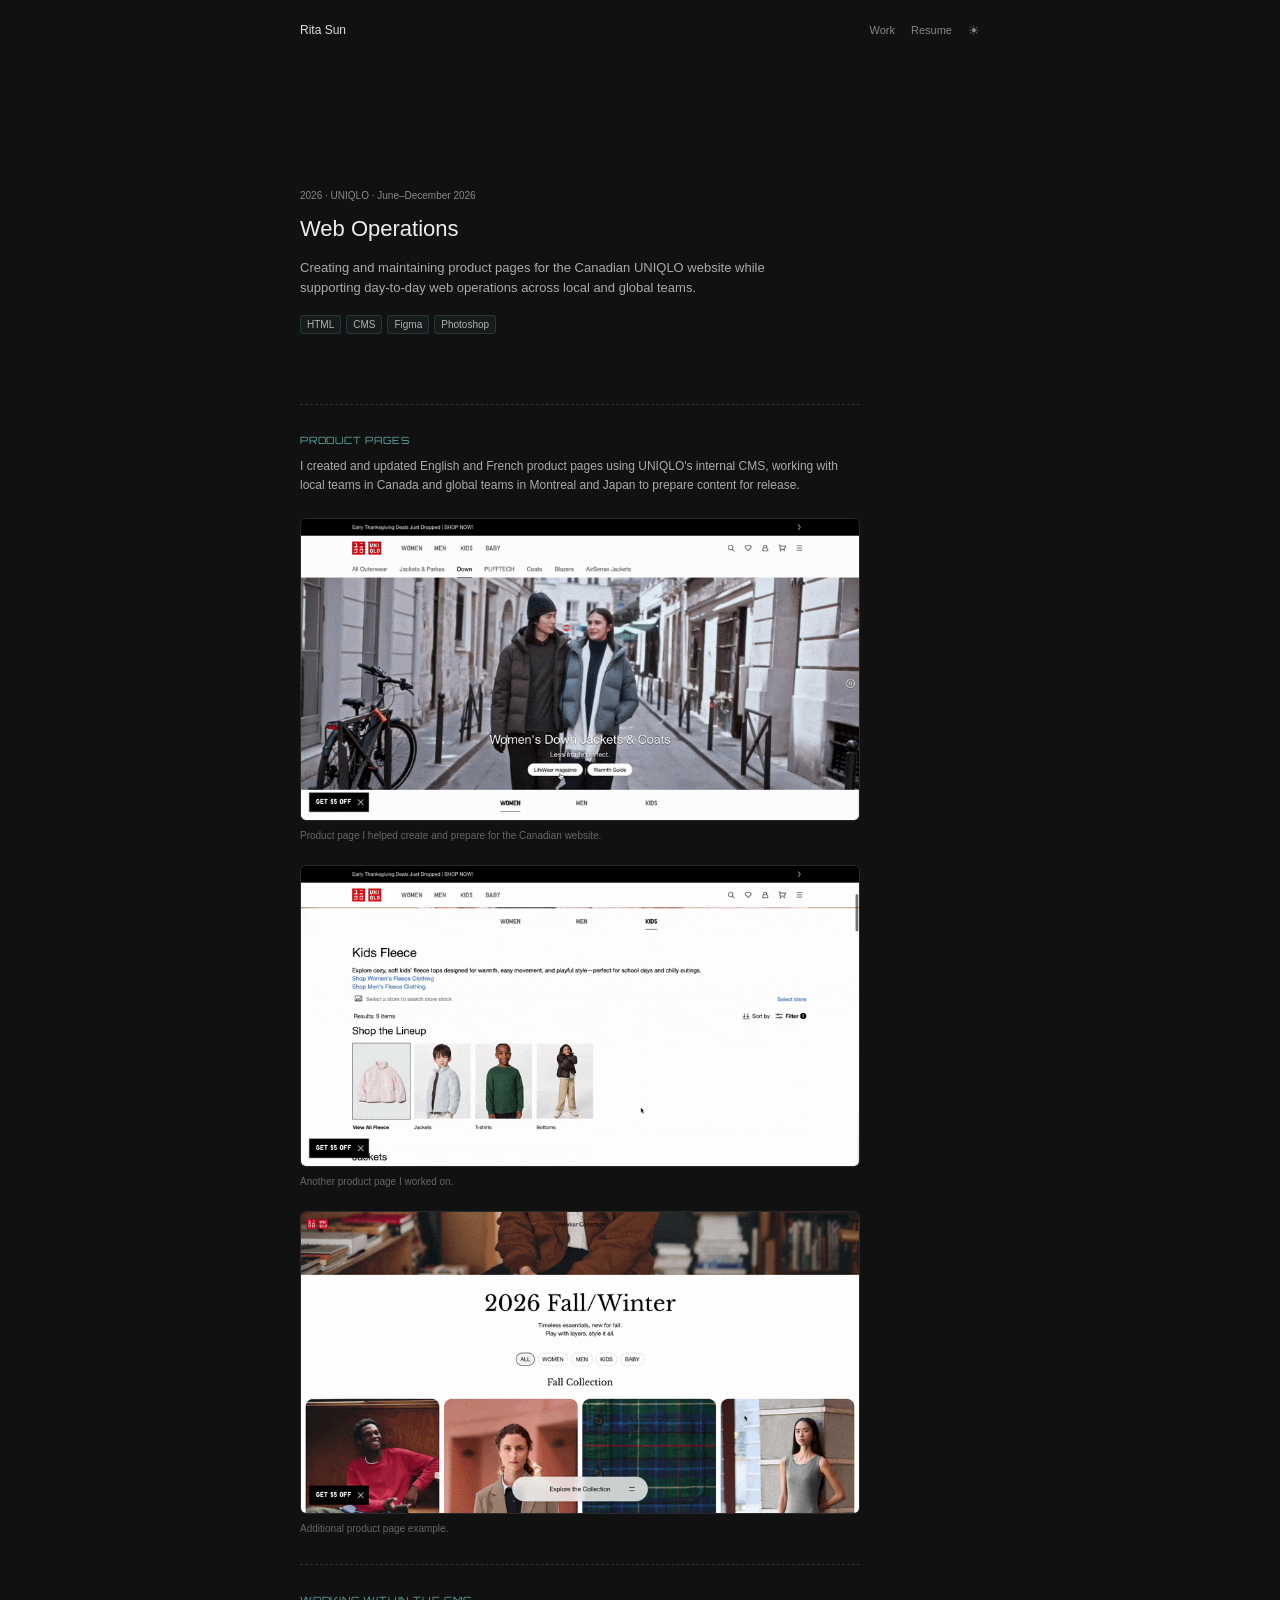
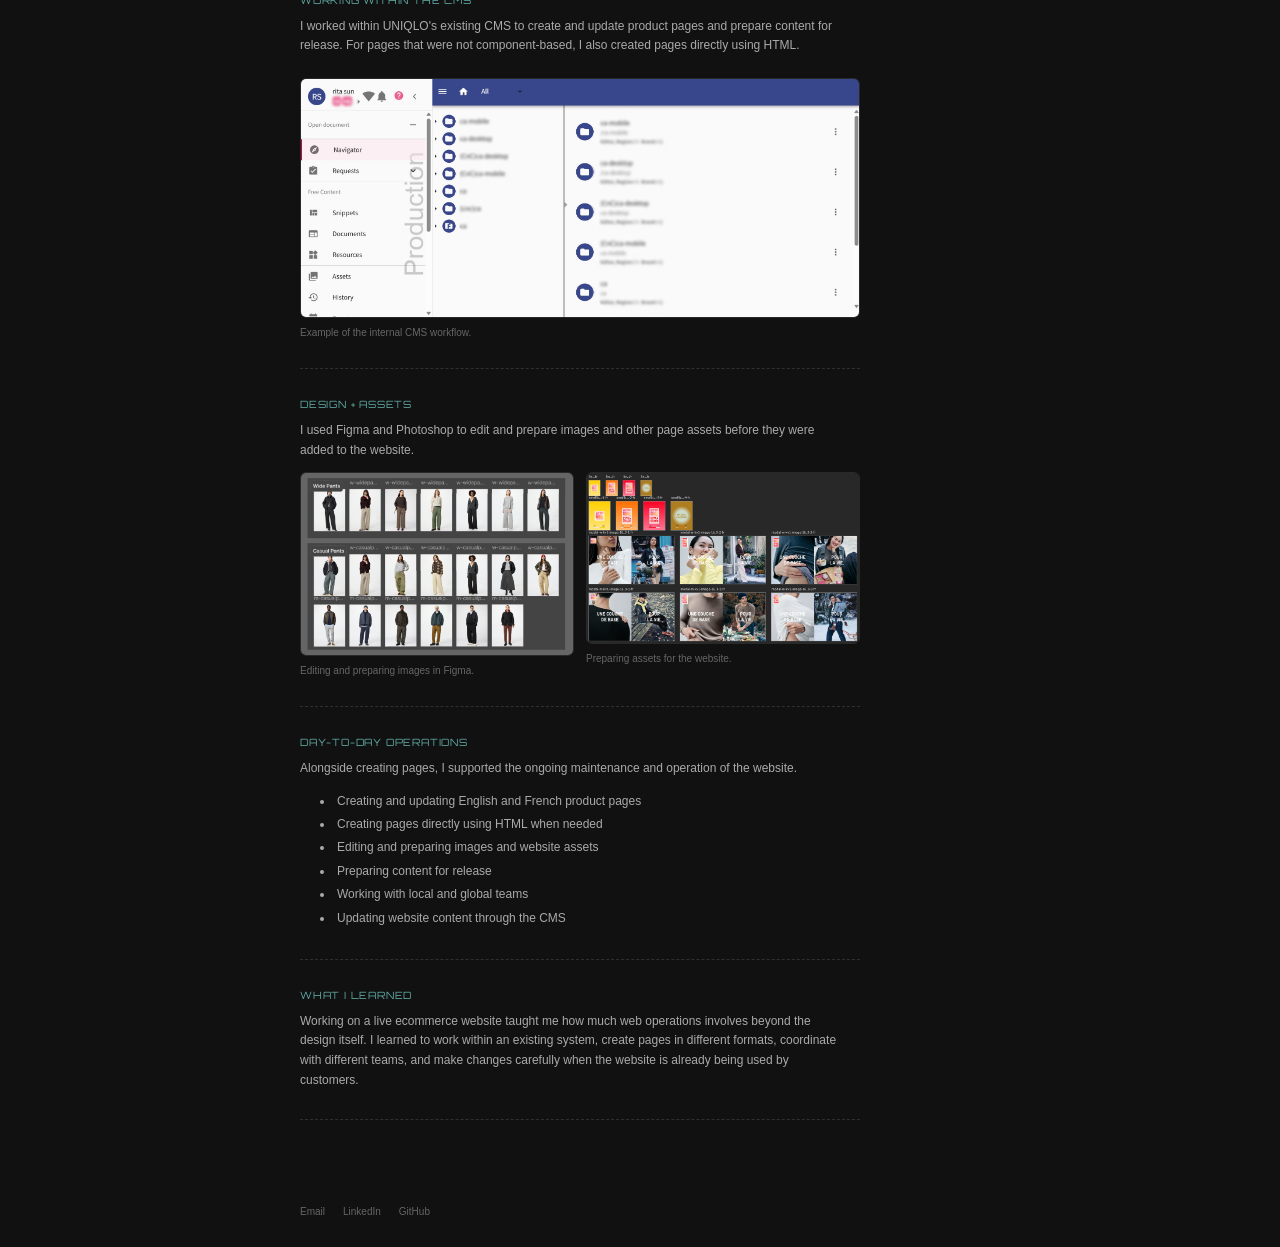
<file: web-operations.html>
<!DOCTYPE html>
<html lang="en">
<head>
    <meta charset="UTF-8">
    <meta name="viewport" content="width=device-width, initial-scale=1.0">

    <title>Web Operations · Rita Sun</title>
    <link rel="stylesheet" href="style.css">
    <link rel="icon" type="image/png" href="images/logo.png">
</head>

<body>

    <header class="site-header">

        <a href="index.html" class="logo">
            Rita Sun
        </a>

        <nav>
            <a href="index.html#work">Work</a>
            <a href="resume.html">Resume</a>

            <button class="theme-toggle" id="theme-toggle" type="button" aria-label="Switch theme">
                ☀
            </button>
        </nav>

    </header>


    <main class="project-page">

        <!-- INTRO -->

        <section class="project-intro">

            <p class="project-meta">
                2026 · UNIQLO · June–December 2026
            </p>

            <h1>Web Operations</h1>

            <p class="project-summary">
                Creating and maintaining product pages for the Canadian
                UNIQLO website while supporting day-to-day web operations
                across local and global teams.
            </p>

            <div class="tools">
                <span>HTML</span>
                <span>CMS</span>
                <span>Figma</span>
                <span>Photoshop</span>
            </div>

        </section>


        <section class="project-content">


            <!-- PRODUCT PAGES -->

            <div class="project-section">

                <div class="section-label">
                    <span>Product Pages</span>
                </div>

                <p>
                    I created and updated English and French product pages
                    using UNIQLO's internal CMS, working with local teams in
                    Canada and global teams in Montreal and Japan to prepare
                    content for release.
                </p>

                <figure class="project-image">
                    <img
                        src="images/uniqlo/product-page-01.gif"
                        alt="UNIQLO product page"
                    >
                    <figcaption>
                        Product page I helped create and prepare for the Canadian website.
                    </figcaption>
                </figure>

                <figure class="project-image">
                    <img
                        src="images/uniqlo/product-page-02.gif"
                        alt="UNIQLO product page"
                    >
                    <figcaption>
                        Another product page I worked on.
                    </figcaption>
                </figure>

                <figure class="project-image">
                    <img
                        src="images/uniqlo/product-page-03.gif"
                        alt="UNIQLO product page"
                    >
                    <figcaption>
                        Additional product page example.
                    </figcaption>
                </figure>

            </div>


            <!-- HTML + CMS -->

            <div class="project-section">

                <div class="section-label">
                    <span>Working Within the CMS</span>
                </div>

                <p>
                    I worked within UNIQLO's existing CMS to create and
                    update product pages and prepare content for release.
                    For pages that were not component-based, I also created
                    pages directly using HTML.
                </p>

                <figure class="project-image">
                    <img
                        src="images/uniqlo/cms-example.jpg"
                        alt="UNIQLO internal CMS"
                    >
                    <figcaption>
                        Example of the internal CMS workflow.
                    </figcaption>
                </figure>

            </div>


            <!-- DESIGN + ASSETS -->

            <div class="project-section">

                <div class="section-label">
                    <span>Design + Assets</span>
                </div>

                <p>
                    I used Figma and Photoshop to edit and prepare images
                    and other page assets before they were added to the
                    website.
                </p>

                <div class="project-image-grid">

                    <figure class="project-image">
                        <img
                            src="images/uniqlo/design-example.png"
                            alt="UNIQLO image editing work in Figma"
                        >
                        <figcaption>
                            Editing and preparing images in Figma.
                        </figcaption>
                    </figure>

                    <figure class="project-image">
                        <img
                            src="images/uniqlo/asset-example.png"
                            alt="UNIQLO website asset preparation"
                        >
                        <figcaption>
                            Preparing assets for the website.
                        </figcaption>
                    </figure>

                </div>

            </div>


            <!-- DAY-TO-DAY OPERATIONS -->

            <div class="project-section">

                <div class="section-label">
                    <span>Day-to-Day Operations</span>
                </div>

                <p>
                    Alongside creating pages, I supported the ongoing
                    maintenance and operation of the website.
                </p>

                <ul class="project-list">

                    <li>Creating and updating English and French product pages</li>
                    <li>Creating pages directly using HTML when needed</li>
                    <li>Editing and preparing images and website assets</li>
                    <li>Preparing content for release</li>
                    <li>Working with local and global teams</li>
                    <li>Updating website content through the CMS</li>

                </ul>

            </div>


            <!-- WHAT I LEARNED -->

            <div class="project-section">

                <div class="section-label">
                    <span>What I Learned</span>
                </div>

                <p>
                    Working on a live ecommerce website taught me how much
                    web operations involves beyond the design itself. I
                    learned to work within an existing system, create
                    pages in different formats, coordinate with different
                    teams, and make changes carefully when the website is
                    already being used by customers.
                </p>

            </div>

        </section>

    </main>


    <footer>

        <a href="mailto:r89sun@uwaterloo.ca">
            Email
        </a>

        <a
            href="https://www.linkedin.com/in/rita-sun/"
            target="_blank"
            rel="noopener noreferrer"
        >
            LinkedIn
        </a>

        <a
            href="https://github.com/rita-sun/"
            target="_blank"
            rel="noopener noreferrer"
        >
            GitHub
        </a>

    </footer>
<script src="script.js"></script>
</body>
</html>
</file>
<file: style.css>
@import url('https://fonts.googleapis.com/css2?family=Orbitron:wght@400;500&display=swap');


* {
    margin: 0;
    padding: 0;
    box-sizing: border-box;
}


html {
    scroll-behavior: smooth;
}


body {
    background: #111;
    color: #ddd;
    font-family: Verdana, Geneva, sans-serif;
    font-size: 12px;
    line-height: 1.45;
}


a {
    color: inherit;
    text-decoration: none;
}


/* PAGE */

.site-header,
main,
footer {
    width: 680px;
    max-width: calc(100% - 40px);
    margin: 0 auto;
}


/* HEADER */

.site-header {
    display: flex;
    justify-content: space-between;
    align-items: center;
    padding-top: 22px;
}


.logo {
    display: flex;
    align-items: center;
}


.logo img {
    width: 28px;
    height: 28px;
    object-fit: contain;
}


nav {
    display: flex;
    gap: 16px;
}


nav a {
    color: #888;
    font-family: Verdana, Geneva, sans-serif;
    font-size: 11px;
}


nav a:hover {
    color: #5fa9a3;
    text-decoration: underline;
}


/* MAIN */

main {
    padding-top: 200px;
    padding-bottom: 85px;
}


/* INTRO */

.intro {
    width: 500px;
    max-width: 100%;
    margin-bottom: 68px;
}


.intro-image {
    display: block;
    width: 48px;
    height: 48px;
    margin-bottom: 18px;
    object-fit: contain;
}


.intro-name {
    color: #5fa9a3;
    font-family: "Orbitron", sans-serif;
    font-size: 10px;
    font-weight: 400;
    text-transform: uppercase;
    letter-spacing: 0.08em;
    margin-bottom: 7px;
}


.intro h1 {
    font-size: 16px;
    font-weight: 400;
    line-height: 1.45;
    letter-spacing: 0;
}


/* INTRO INFO */

.intro-info {
    margin-top: 22px;
    padding-top: 15px;
    border-top: 1px dashed #303030;
}


.intro-info p {
    color: #bbb;
    font-size: 12px;
    line-height: 1.7;
}


.intro-info span {
    color: #999;
}


/* SECTION LABELS */

.section-label {
    margin-bottom: 9px;
    color: #5fa9a3;
    font-family: "Orbitron", sans-serif;
    font-size: 10px;
    font-weight: 400;
    text-transform: uppercase;
    letter-spacing: 0.08em;
}


/* PROJECTS */

.project {
    display: grid;
    grid-template-columns: 58px 1fr;
    gap: 16px;

    padding: 11px 5px;

    border-top: 1px dashed #303030;

    transition:
        background 0.15s ease,
        padding-left 0.15s ease;
}


.project:last-child {
    border-bottom: 1px dashed #303030;
}


.project:hover {
    background: #171717;
    padding-left: 8px;
}


/* YEARS */

.project-year {
    color: #5fa9a3;
    font-family: Verdana, Geneva, sans-serif;
    font-size: 10px;
    line-height: 1.5;
}


/* PROJECT INFO */

.project-info h2 {
    color: #eee;
    font-size: 13px;
    font-weight: 400;
}


.project-info p {
    margin-top: 2px;
    color: #aaa;
    font-size: 12px;
}


/* TOOL TAGS */

.tools {
    display: flex;
    flex-wrap: wrap;
    gap: 5px;
    margin-top: 7px;
}


.tools span {
    display: inline-block;

    padding: 2px 6px;

    background: rgba(95, 169, 163, 0.08);
    border: 1px solid rgba(95, 169, 163, 0.19);
    border-radius: 3px;

    color: #b0b0b0;
    font-size: 10px;
    line-height: 1.3;
}


.project:hover .tools span {
    background: rgba(95, 169, 163, 0.13);
    border-color: rgba(95, 169, 163, 0.27);
    color: #c0c0c0;
}


/* SECTIONS */

.also-section,
.other-section {
    margin-top: 50px;
}


/* FOOTER */

footer {
    display: flex;
    gap: 18px;
    padding-bottom: 28px;

    color: #666;
    font-size: 10px;
}


footer a:hover {
    color: #5fa9a3;
    text-decoration: underline;
}


/* MOBILE */

@media (max-width: 700px) {

    .site-header,
    main,
    footer {
        width: auto;
        max-width: calc(100% - 28px);
    }


    .site-header {
        padding-top: 18px;
    }


    .logo img {
        width: 25px;
        height: 25px;
    }


    nav {
        gap: 12px;
    }


    main {
        padding-top: 70px;
        padding-bottom: 65px;
    }


    .intro {
        width: 100%;
        margin-bottom: 55px;
    }


    .intro-image {
        width: 44px;
        height: 44px;
        margin-bottom: 16px;
    }


    .intro-name {
        font-size: 10px;
        margin-bottom: 7px;
    }


    .intro h1 {
        font-size: 15px;
    }


    .intro-info {
        margin-top: 20px;
        padding-top: 13px;
    }


    .intro-info p {
        font-size: 11px;
    }


    .project {
        grid-template-columns: 48px 1fr;
        gap: 10px;
    }


    .project-info h2 {
        font-size: 13px;
    }


    .project-info p {
        font-size: 11px;
    }
}
/* RESUME */

.resume-intro {
    width: 500px;
    max-width: 100%;
    margin-bottom: 55px;
}


.resume-about {
    color: #bbb;
    font-size: 14px;
    line-height: 1.6;
    margin-top: 18px;
}


.resume-section {
    margin-top: 50px;
}


.resume-entry {
    padding: 18px 0;
    border-top: 1px dashed #303030;
}


.resume-entry:last-child {
    border-bottom: 1px dashed #303030;
}


.resume-date {
    color: #5fa9a3;
    font-size: 10px;
    margin-bottom: 5px;
}


.resume-entry h2 {
    color: #eee;
    font-size: 14px;
    font-weight: 400;
}


.resume-role {
    color: #aaa;
    font-size: 11px;
    margin-top: 2px;
}


.resume-description {
    color: #bbb;
    font-size: 12px;
    line-height: 1.55;
    max-width: 560px;
    margin-top: 9px;
}


.resume-skills {
    border-top: 1px dashed #303030;
    padding-top: 14px;
}


.resume-skills p {
    color: #bbb;
    font-size: 12px;
    line-height: 1.7;
}


.resume-skills span {
    color: #999;
}


@media (max-width: 700px) {

    .resume-intro {
        width: 100%;
    }


    .resume-about {
        font-size: 13px;
    }


    .resume-entry h2 {
        font-size: 13px;
    }


    .resume-description {
        font-size: 11px;
    }


    .resume-skills p {
        font-size: 11px;
    }
}

/* PROJECT PAGES */

.project-page {
    padding-top: 150px;
    padding-bottom: 85px;
}

.project-intro {
    width: 560px;
    max-width: 100%;
    margin-bottom: 70px;
}

.project-meta {
    color: #888;
    font-size: 10px;
    margin-bottom: 10px;
}

.project-intro h1 {
    color: #eee;
    font-size: 22px;
    font-weight: 400;
    line-height: 1.35;
}

.project-summary {
    max-width: 520px;
    margin-top: 14px;
    color: #aaa;
    font-size: 13px;
    line-height: 1.6;
}

.project-intro .tools {
    margin-top: 16px;
}

.project-content {
    width: 560px;
    max-width: 100%;
}

.project-section {
    padding: 28px 0;
    border-top: 1px dashed #303030;
}

.project-section:last-child {
    border-bottom: 1px dashed #303030;
}

.project-section h2 {
    color: #eee;
    font-size: 14px;
    font-weight: 400;
    margin-bottom: 10px;
}

.project-section p {
    max-width: 540px;
    color: #aaa;
    font-size: 12px;
    line-height: 1.65;
    margin-bottom: 10px;
}

.project-section p:last-child {
    margin-bottom: 0;
}

@media (max-width: 700px) {

    .project-page {
        padding-top: 100px;
    }

    .project-intro {
        width: 100%;
        margin-bottom: 55px;
    }

    .project-intro h1 {
        font-size: 19px;
    }

    .project-summary {
        font-size: 12px;
    }

    .project-content {
        width: 100%;
    }

    .project-section p {
        font-size: 11px;
    }
}
/* PROJECT IMAGES */

.project-image {
    margin-top: 22px;
}

.project-image img {
    display: block;
    width: 100%;
    height: auto;
    border: 1px solid #292929;
    border-radius: 6px;
}

.project-image figcaption {
    margin-top: 7px;
    color: #666;
    font-size: 10px;
    line-height: 1.5;
}

.project-gif img {
    background: #181818;
}

.project-image-grid {
    display: grid;
    grid-template-columns: 1fr 1fr;
    gap: 12px;
    margin-top: 12px;
}

.project-image-grid .project-image {
    margin-top: 0;
}

.project-list {
    margin: 12px 0 0 16px;
    color: #aaa;
    font-size: 12px;
    line-height: 1.7;
}

.project-list li {
    padding-left: 3px;
}

@media (max-width: 700px) {

    .project-image-grid {
        grid-template-columns: 1fr;
        gap: 16px;
    }

    .project-list {
        font-size: 11px;
    }

}
/* PRODUCTIVITY APP IDEAS */

.idea-grid {
    display: grid;
    grid-template-columns: 1fr 1fr;
    gap: 26px 32px;
    margin-top: 22px;
}

.idea-group h3 {
    color: #ddd;
    font-size: 12px;
    font-weight: 400;
    margin-bottom: 7px;
}

.idea-group ul {
    padding-left: 15px;
    color: #999;
    font-size: 11px;
    line-height: 1.7;
}

.idea-group li {
    padding-left: 2px;
}

@media (max-width: 700px) {

    .idea-grid {
        grid-template-columns: 1fr;
        gap: 22px;
    }

}

.project-list {
    padding-left: 18px;
    margin-top: 12px;
    color: #aaa;
    font-size: 12px;
    line-height: 1.7;
}

.project-list li {
    padding-left: 3px;
    margin-bottom: 3px;
}

/* PROCESS ROADMAP */

.process-roadmap {
    display: flex;
    align-items: center;
    gap: 14px;
    margin-top: 24px;
    padding: 16px 0;
    border-top: 1px dashed #303030;
    border-bottom: 1px dashed #303030;
    overflow-x: auto;
}

.process-step {
    display: flex;
    flex-direction: column;
    gap: 3px;
    min-width: 65px;
}

.process-number {
    color: #5fa9a3;
    font-size: 9px;
}

.process-name {
    color: #ddd;
    font-size: 11px;
}

.process-arrow {
    color: #555;
    font-size: 13px;
}

@media (max-width: 700px) {
    .process-roadmap {
        gap: 10px;
    }

    .process-step {
        min-width: 58px;
    }

    .process-name {
        font-size: 10px;
    }
}

/* PROJECT HOVER PREVIEW */

.project-preview {
    position: fixed;
    right: 28px;
    bottom: 28px;
    width: 300px;
    padding: 6px;
    background: #181818;
    border: 1px solid #303030;
    border-radius: 6px;
    opacity: 0;
    visibility: hidden;
    pointer-events: none;
    z-index: 100;
    transform: translateY(8px);
    transition:
        opacity 0.15s ease,
        transform 0.15s ease;
}

.project-preview.visible {
    opacity: 1;
    visibility: visible;
    transform: translateY(0);
}

.project-preview img {
    display: block;
    width: 100%;
    height: auto;
    max-height: 210px;
    object-fit: contain;
    border-radius: 3px;
}

@media (max-width: 700px) {
    .project-preview {
        display: none;
    }
}

/* STARDROP HOVER */

.intro-image {
    display: block;
    width: 48px;
    height: 48px;
    margin-bottom: 18px;
    object-fit: contain;
    transition: transform 0.2s ease;
}

.intro-image:hover {
    animation: stardrop-twinkle 0.7s ease;
}

/* STARDROP FLOAT */

.intro-image {
    display: block;
    width: 48px;
    height: 48px;
    margin-bottom: 18px;
    object-fit: contain;
}

.intro-image:hover {
    animation: stardrop-float 0.7s ease;
}

/* STARDROP CURSOR INTERACTION */

.intro-image {
    display: block;
    width: 48px;
    height: 48px;
    margin-bottom: 18px;
    object-fit: contain;
    transition: transform 0.12s ease-out;
    will-change: transform;
}

/* THEME TOGGLE */

.theme-toggle {
    padding: 0;
    border: none;
    background: none;
    color: #888;
    font-family: Verdana, Geneva, sans-serif;
    font-size: 13px;
    line-height: 1;
    cursor: pointer;
    transition: color 0.15s ease, transform 0.15s ease;
}

.theme-toggle:hover {
    color: #5fa9a3;
    transform: scale(1.1);
}


/* LIGHT MODE - TEXT CONTRAST */

body.light-mode {
    background: #f5f5f2;
    color: #222;
}

body.light-mode nav a {
    color: #555;
}

body.light-mode nav a:hover,
body.light-mode footer a:hover,
body.light-mode .theme-toggle:hover {
    color: #3f8580;
}

body.light-mode .theme-toggle {
    color: #555;
}

/* Homepage */

body.light-mode .intro h1 {
    color: #222;
}

body.light-mode .intro-info p {
    color: #4f4f4f;
}

body.light-mode .intro-info span {
    color: #666;
}

body.light-mode .section-label {
    color: #3f8580;
}

body.light-mode .project-year {
    color: #3f8580;
}

body.light-mode .project-info h2 {
    color: #222;
}

body.light-mode .project-info p {
    color: #555;
}

body.light-mode .tools span {
    background: rgba(63, 133, 128, 0.06);
    border-color: rgba(63, 133, 128, 0.2);
    color: #555;
}

body.light-mode footer {
    color: #666;
}


/* Project pages */

body.light-mode .project-meta {
    color: #555;
}

body.light-mode .project-intro h1 {
    color: #222;
}

body.light-mode .project-summary {
    color: #4f4f4f;
}

body.light-mode .project-section h2 {
    color: #222;
}

body.light-mode .project-section p {
    color: #4f4f4f;
}

body.light-mode .project-image figcaption {
    color: #666;
}

body.light-mode .idea-group h3 {
    color: #333;
}

body.light-mode .idea-group ul {
    color: #4f4f4f;
}

body.light-mode .process-name {
    color: #333;
}

body.light-mode .process-number {
    color: #3f8580;
}

body.light-mode .process-arrow {
    color: #777;
}

body.light-mode .process-roadmap {
    border-color: #d2d2ce;
}

/* LIGHT MODE - RESUME */

body.light-mode .resume-about {
    color: #444;
}

body.light-mode .resume-entry {
    border-color: #d2d2ce;
}

body.light-mode .resume-entry h2 {
    color: #222;
}

body.light-mode .resume-role {
    color: #555;
}

body.light-mode .resume-description {
    color: #444;
}

body.light-mode .resume-skills {
    border-color: #d2d2ce;
}

body.light-mode .resume-skills p {
    color: #444;
}

body.light-mode .resume-skills span {
    color: #555;
}
</file>
